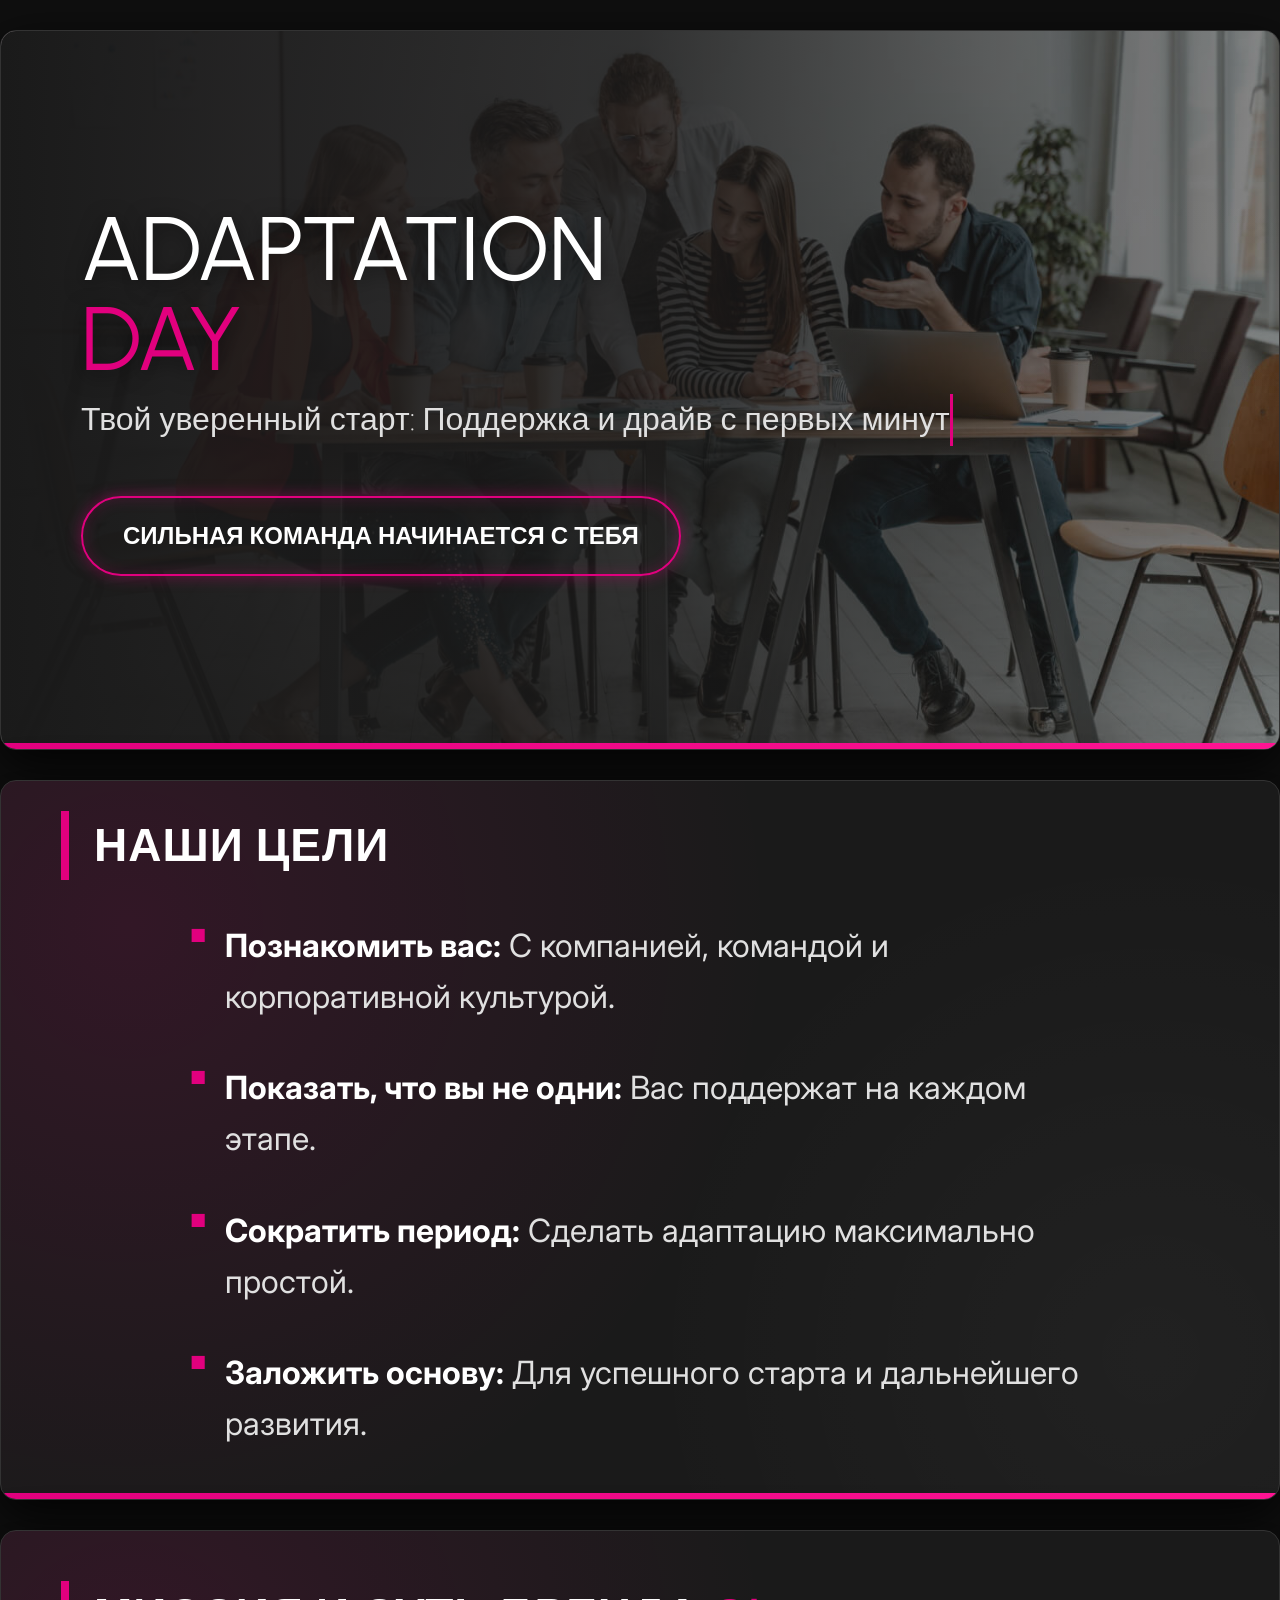
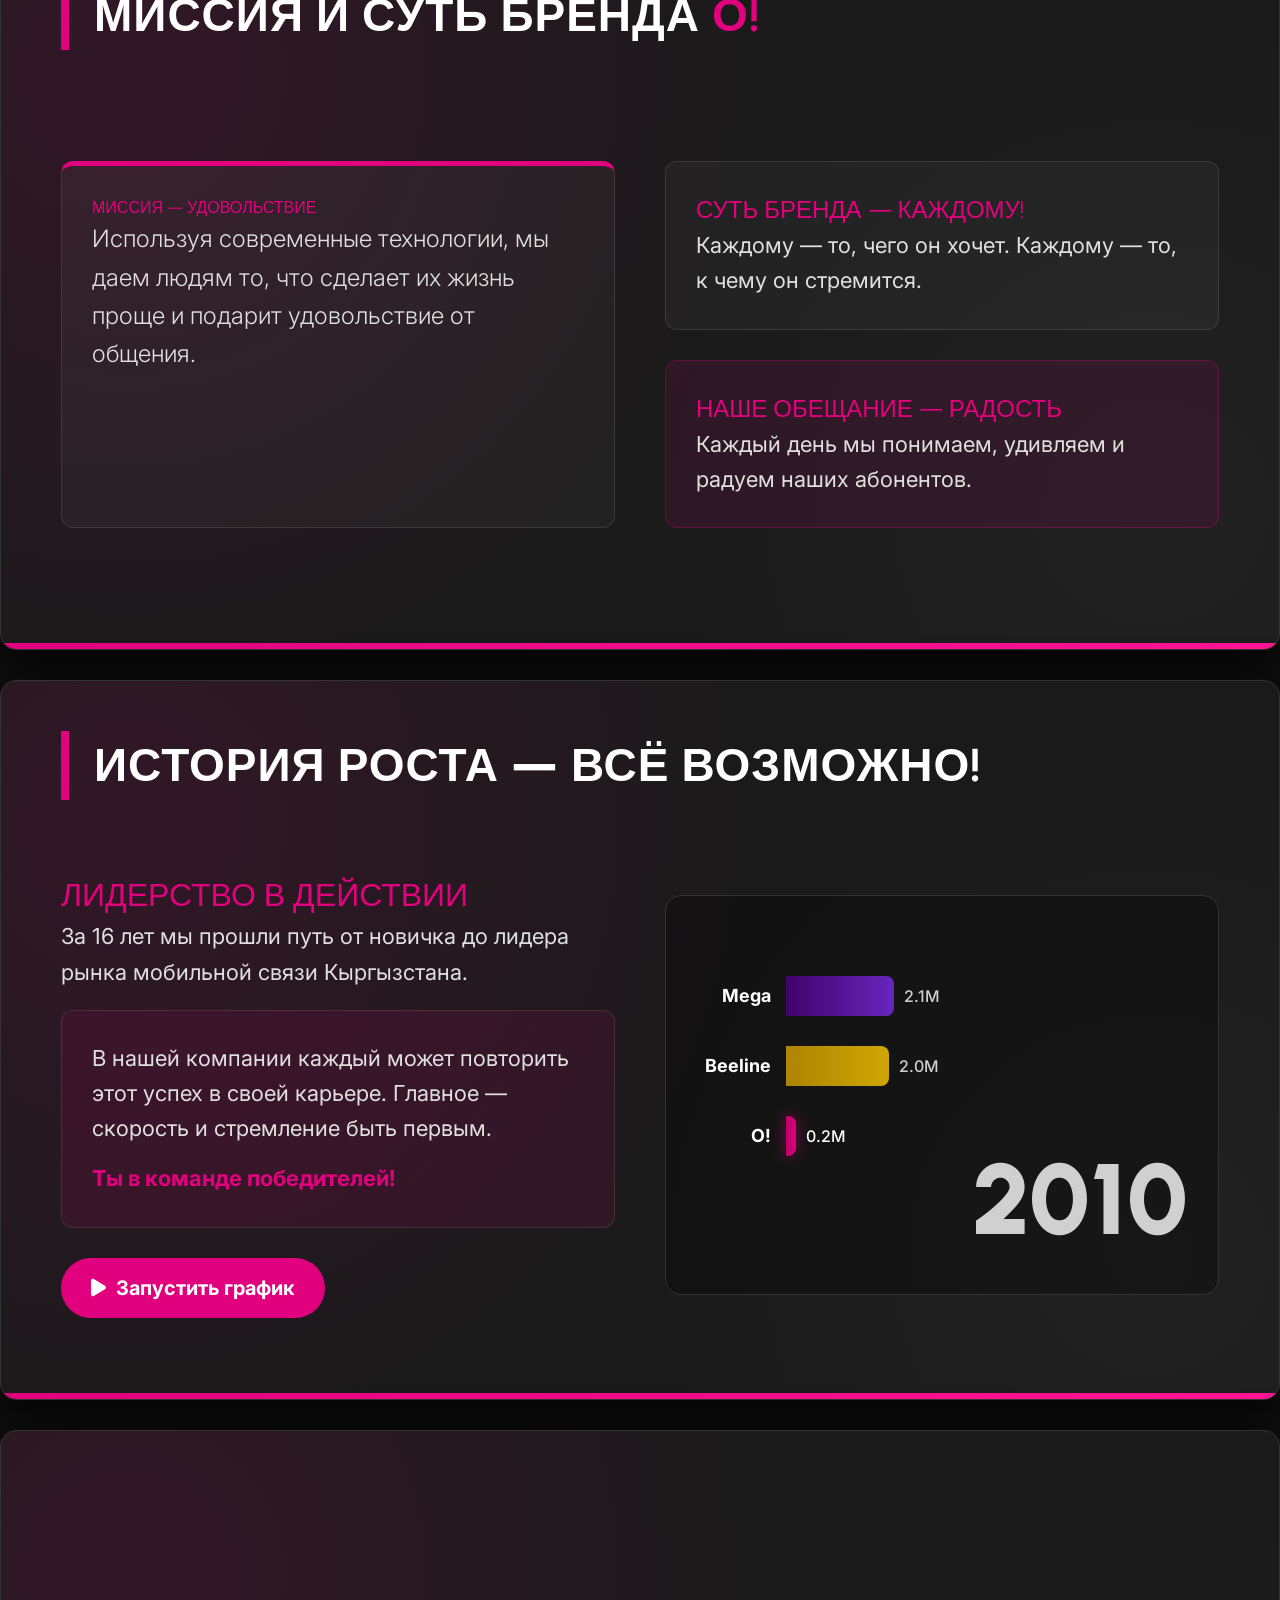
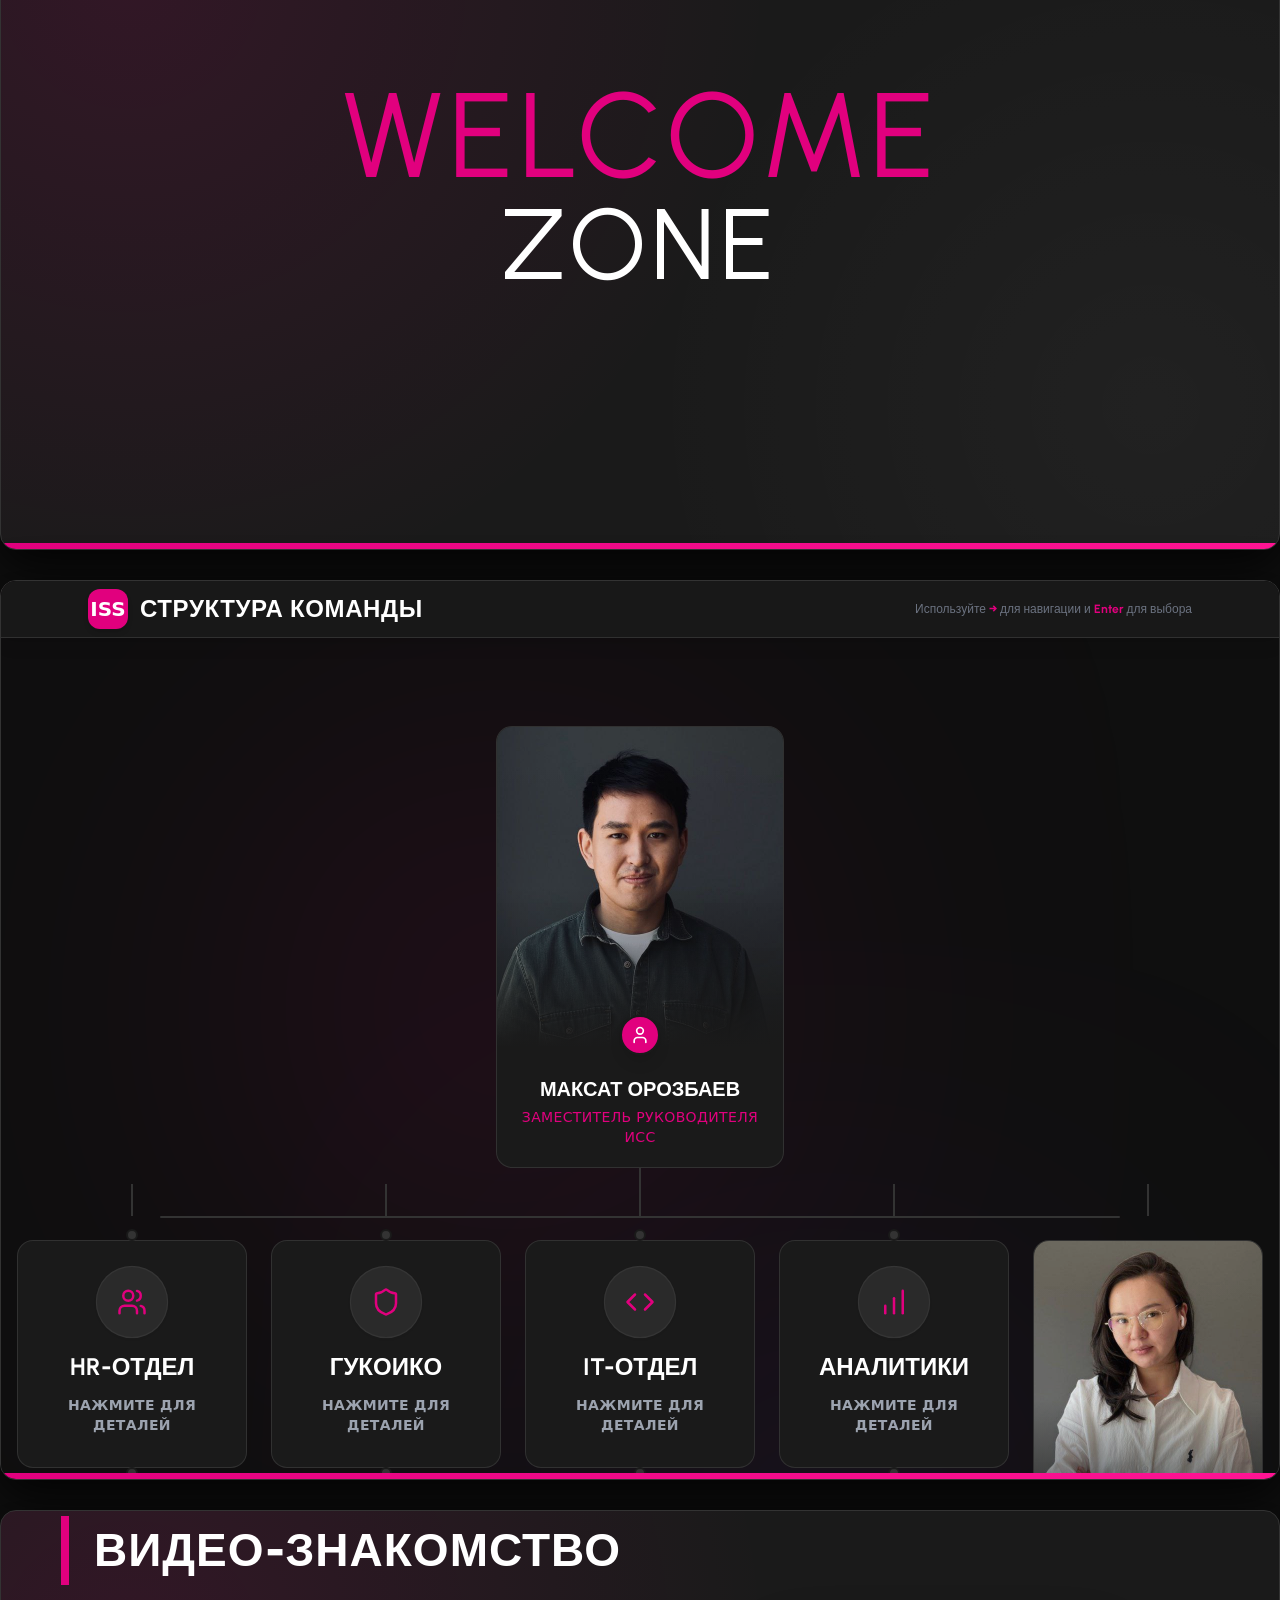
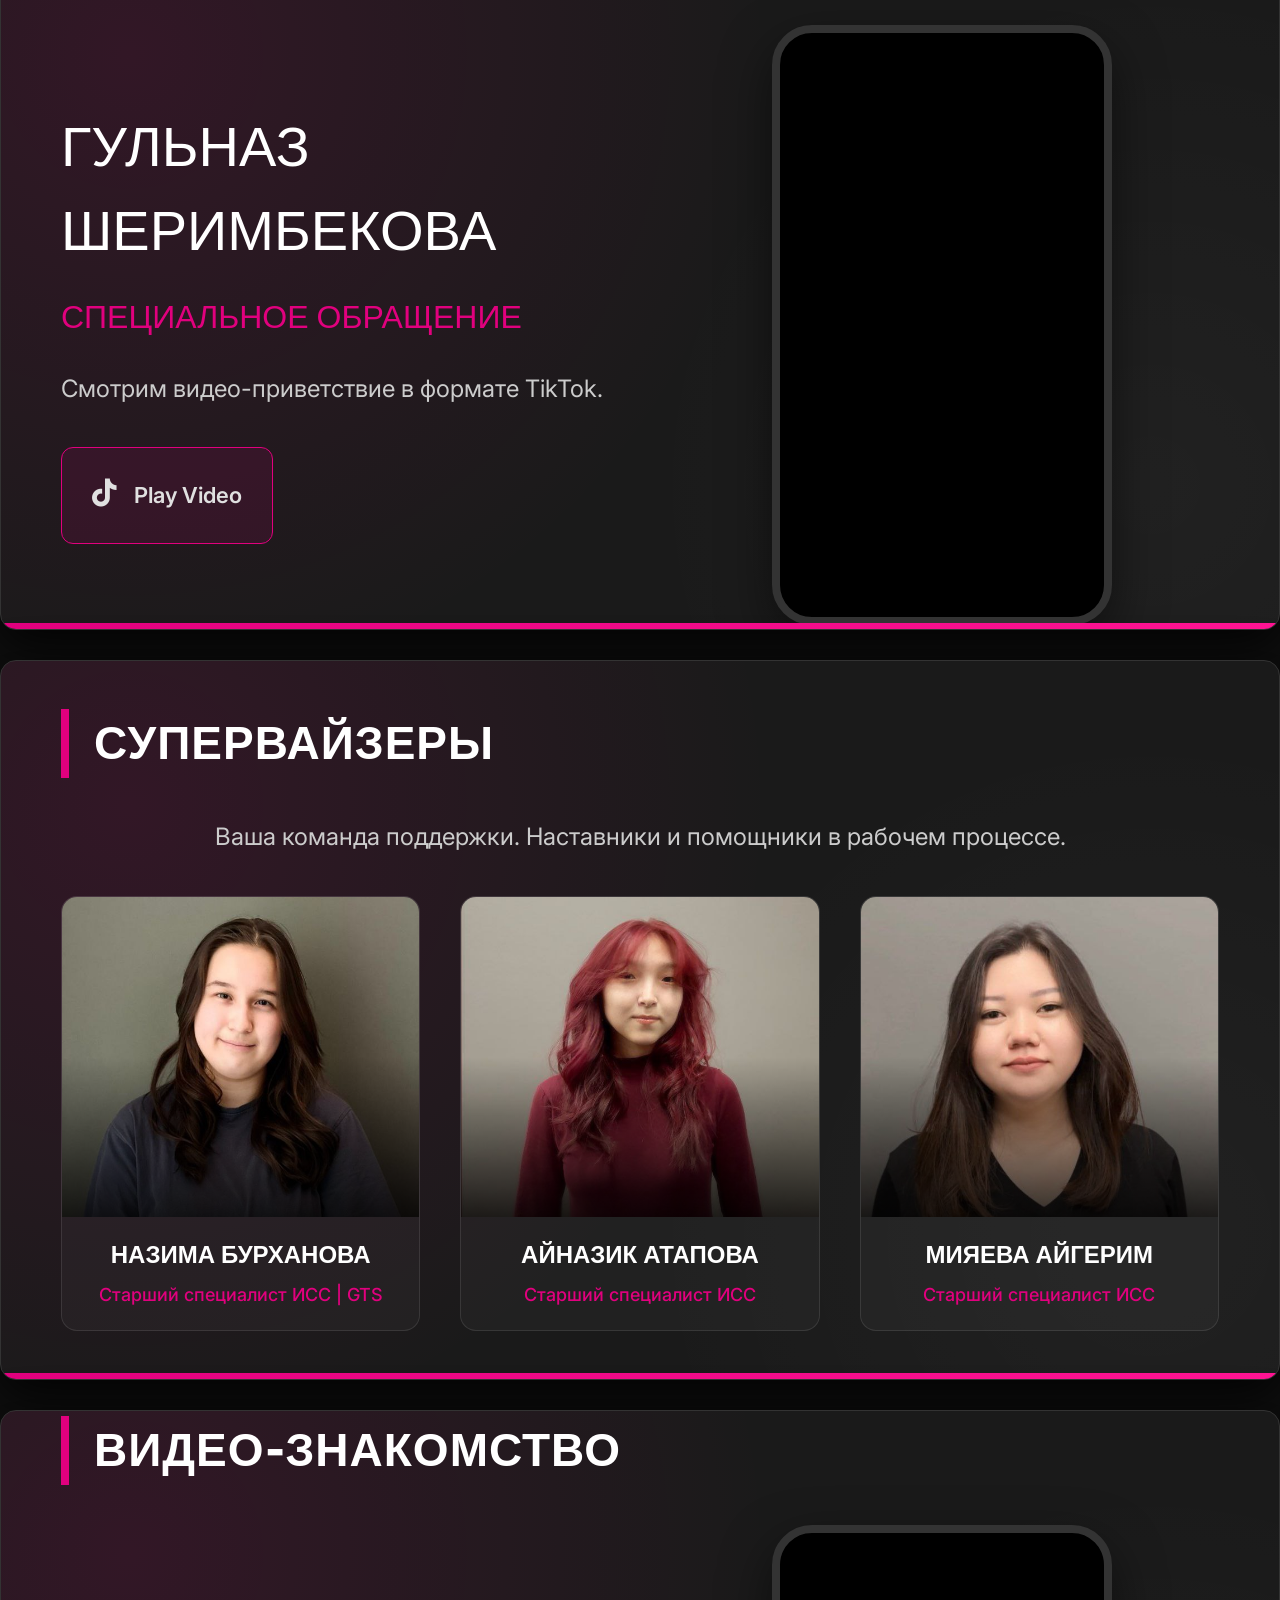
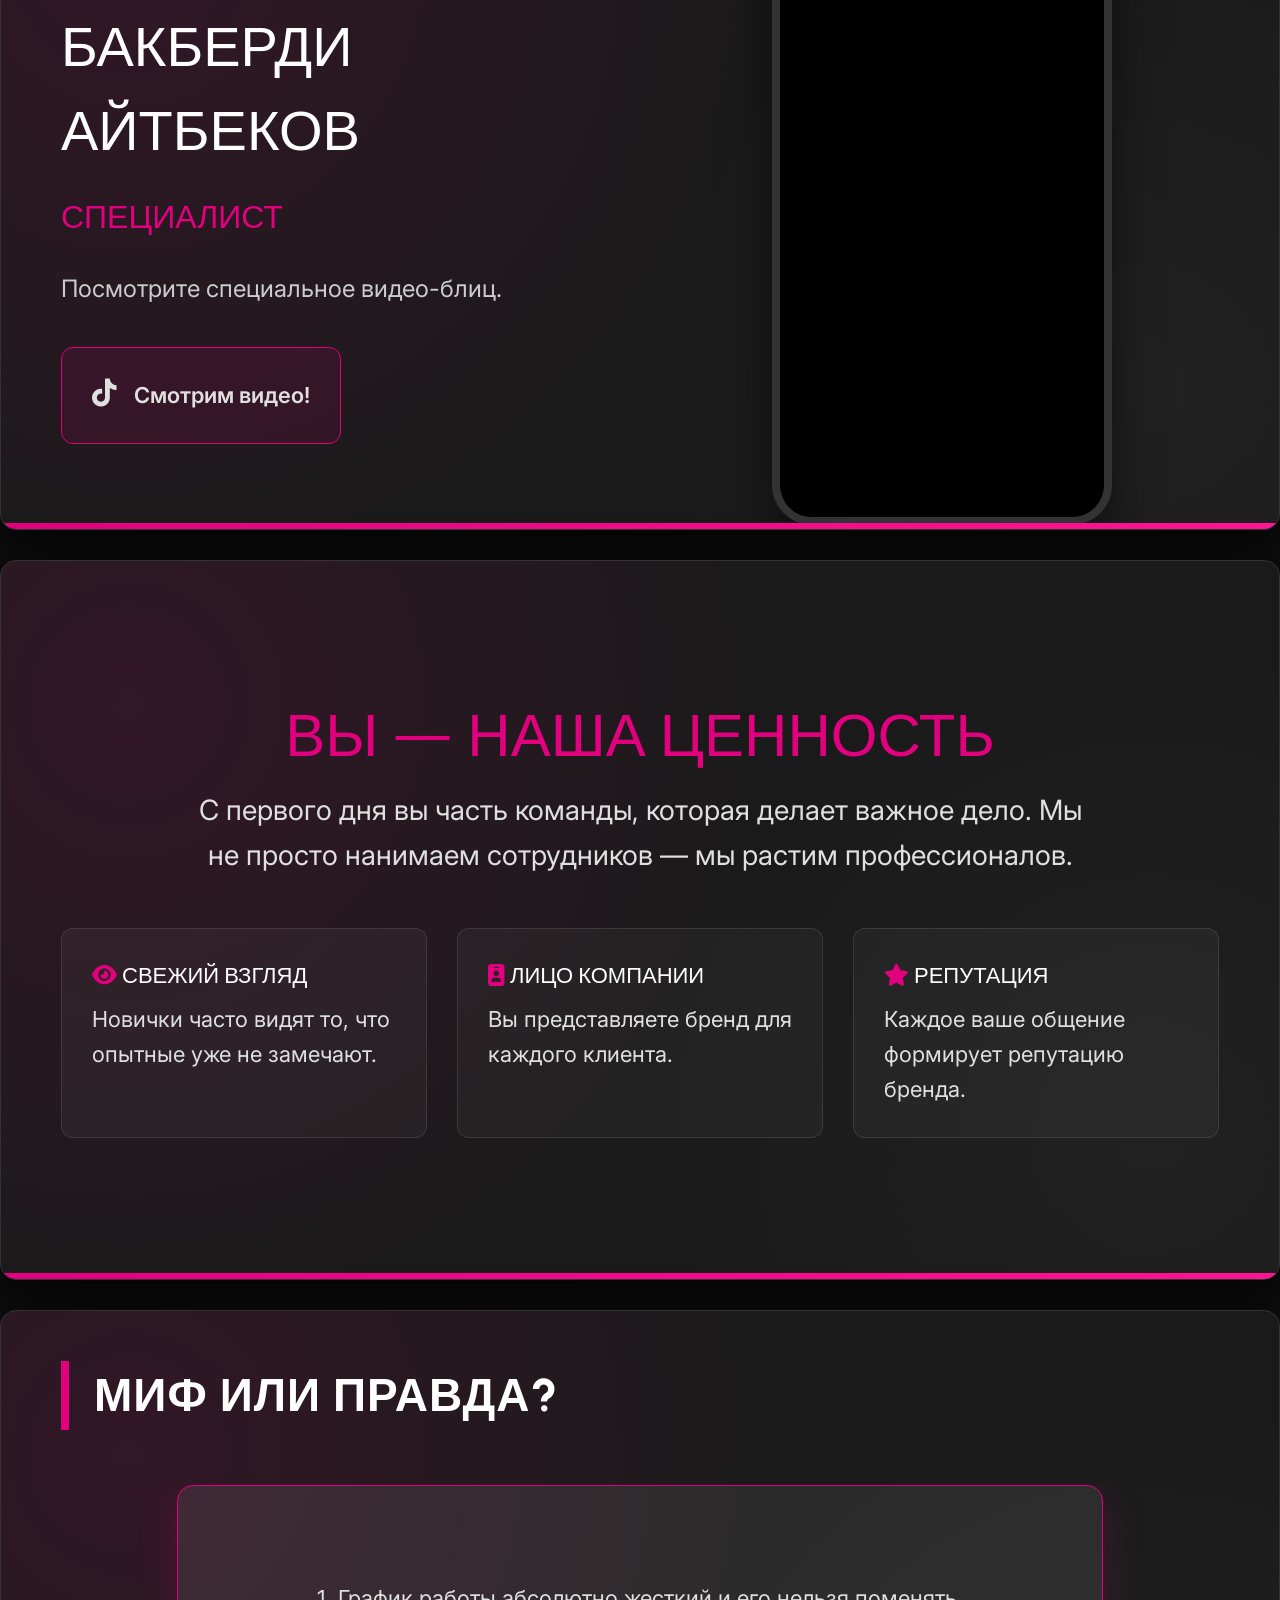
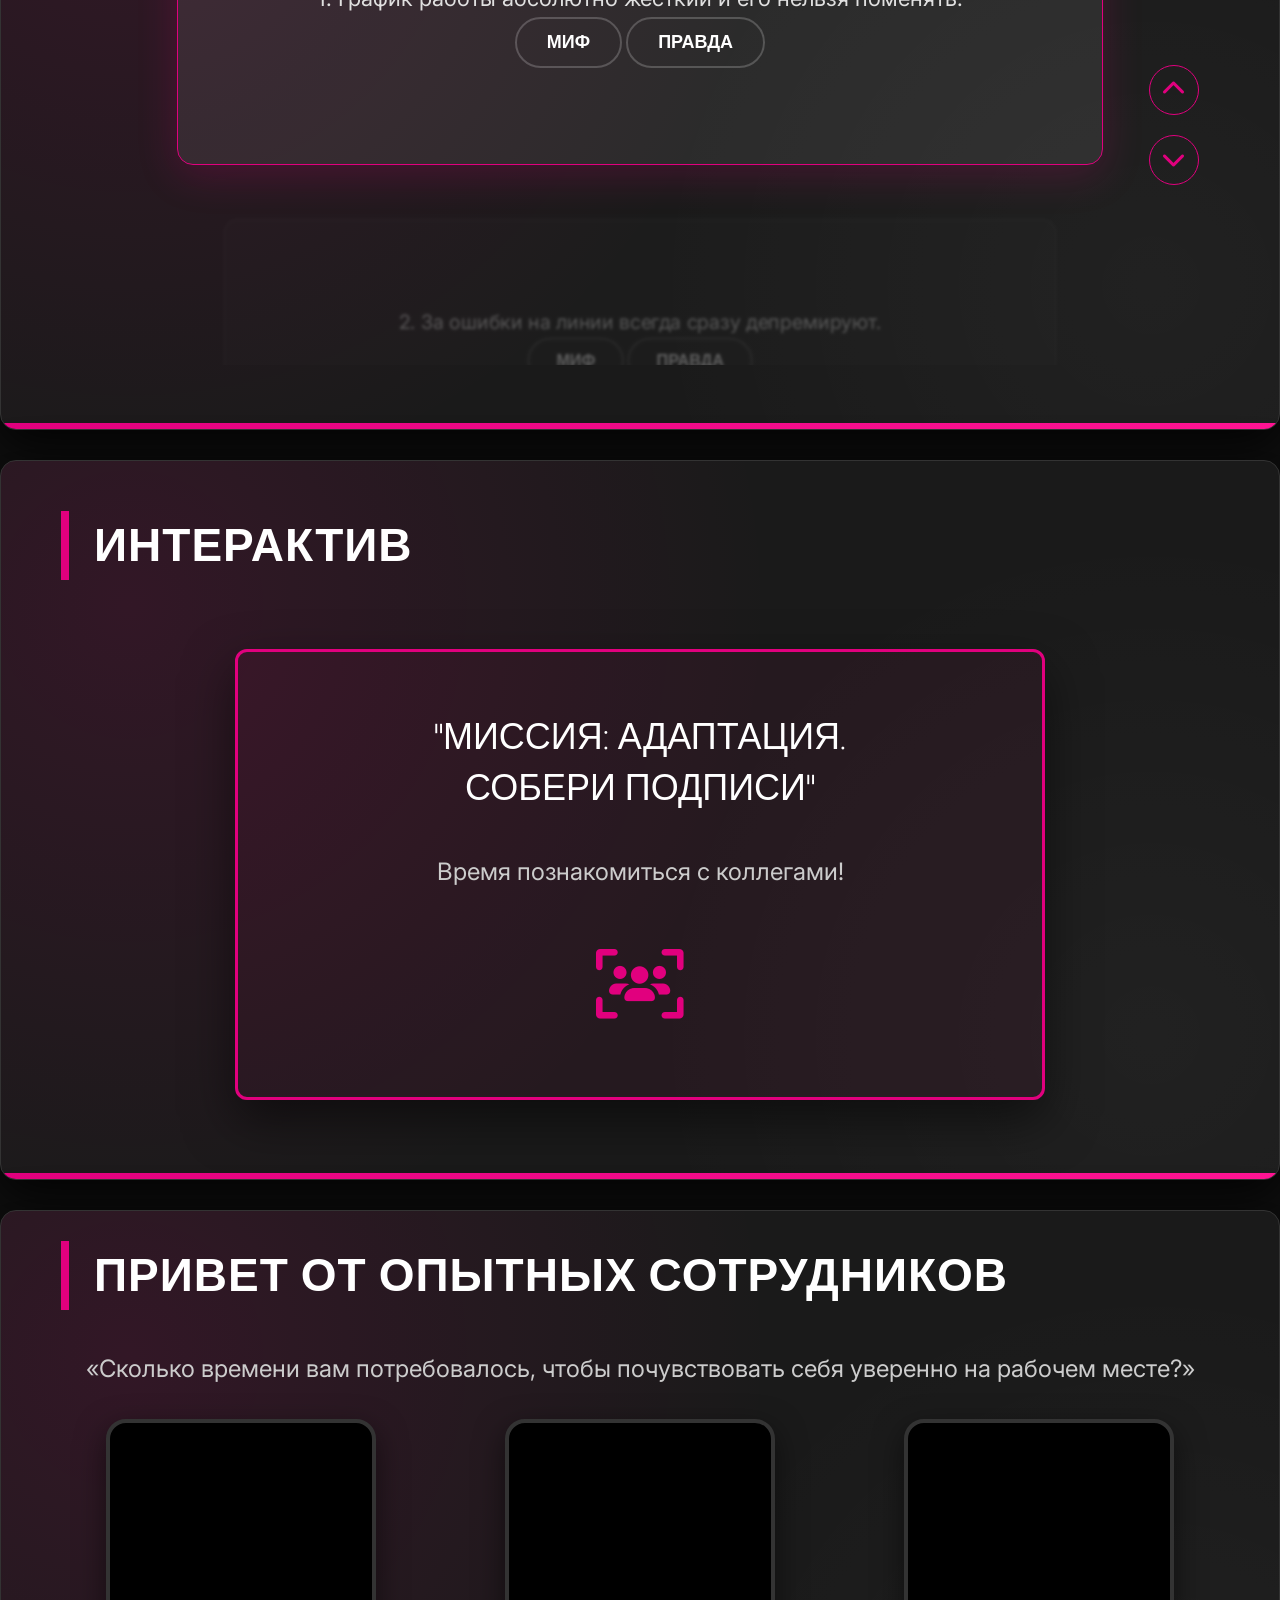
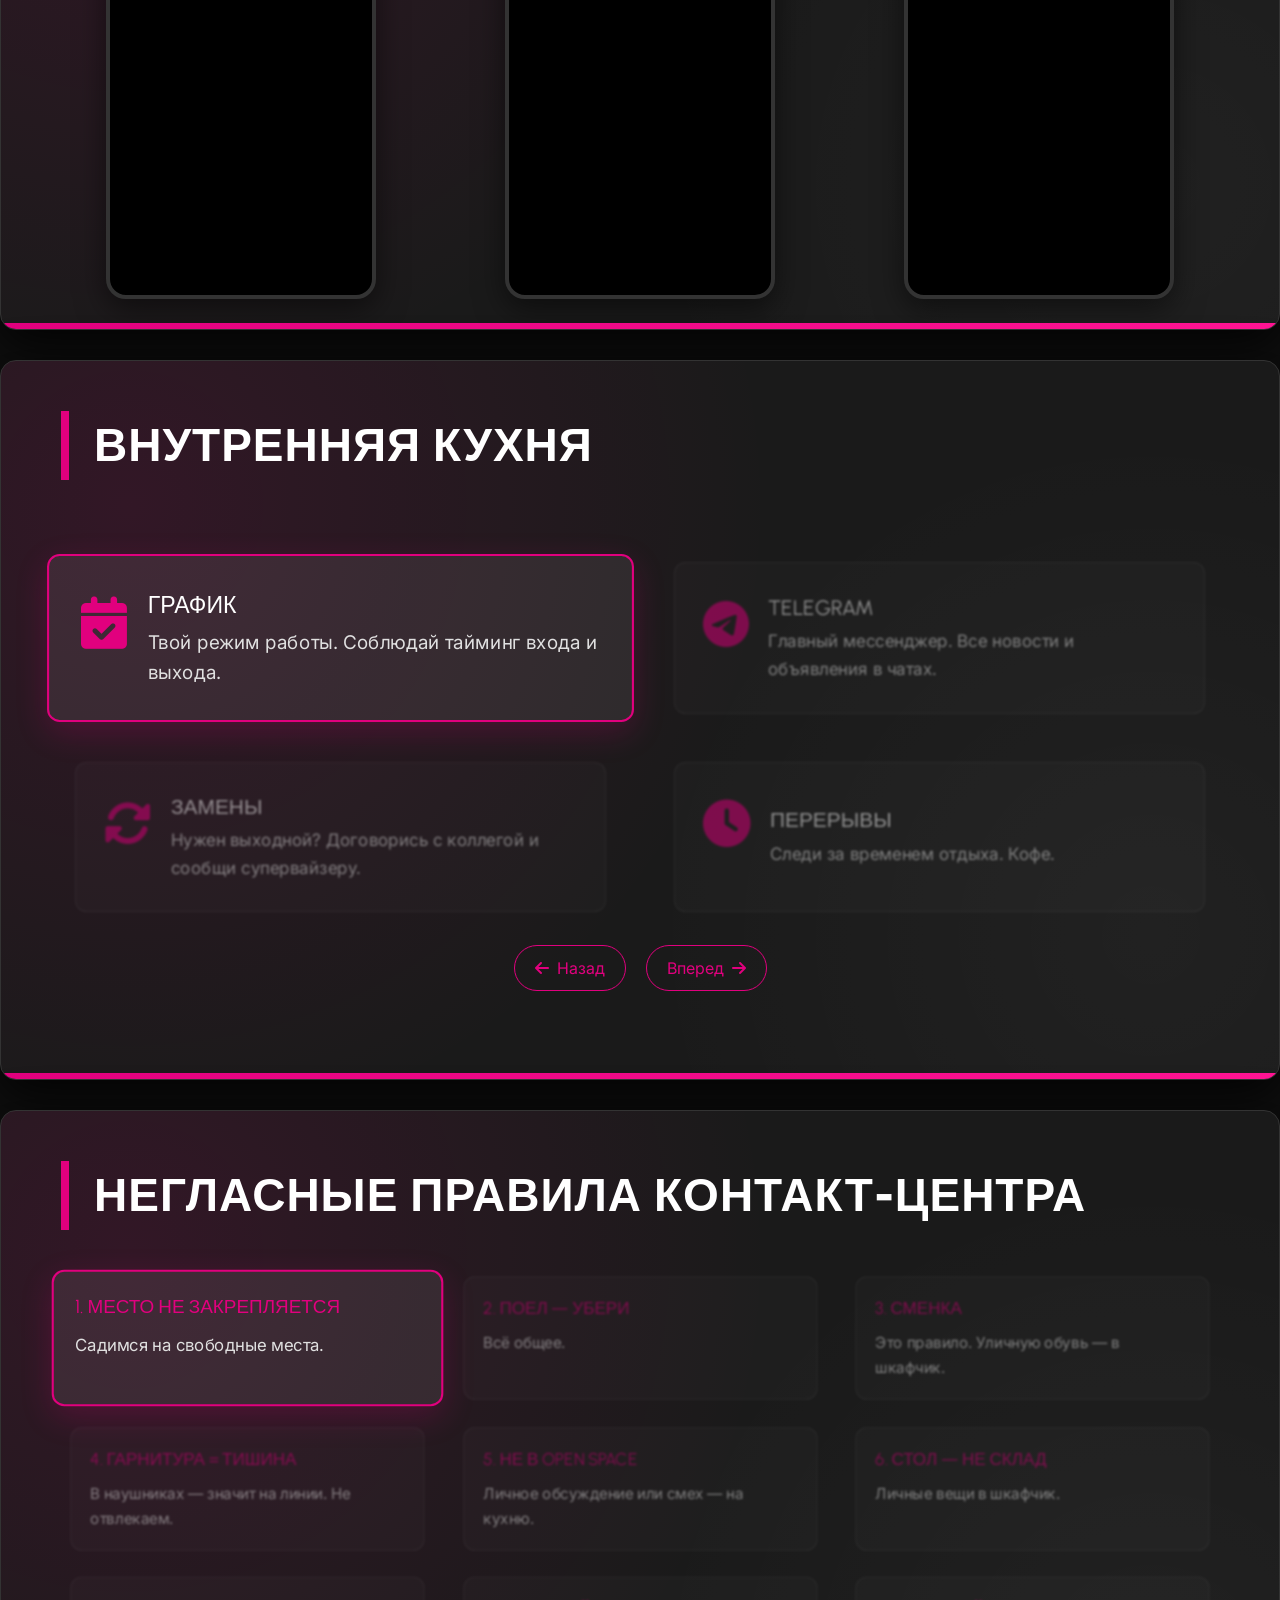
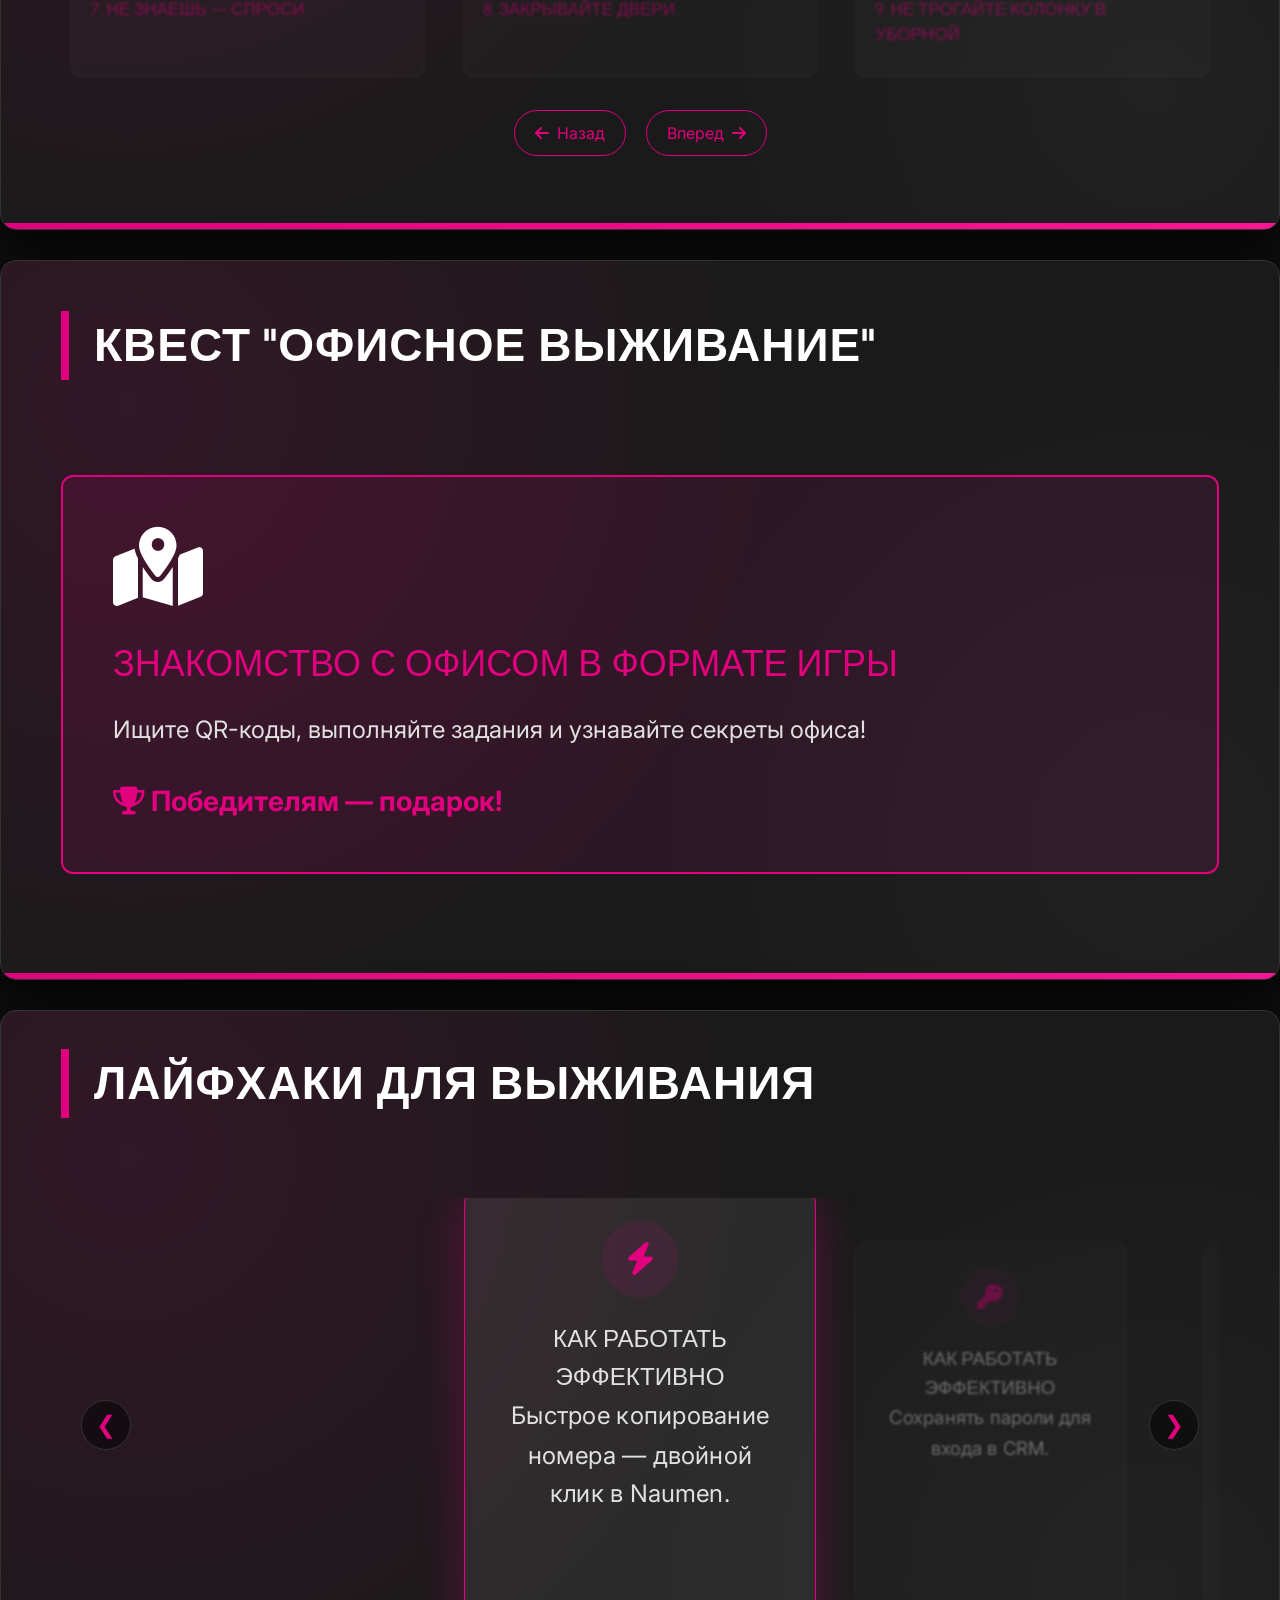
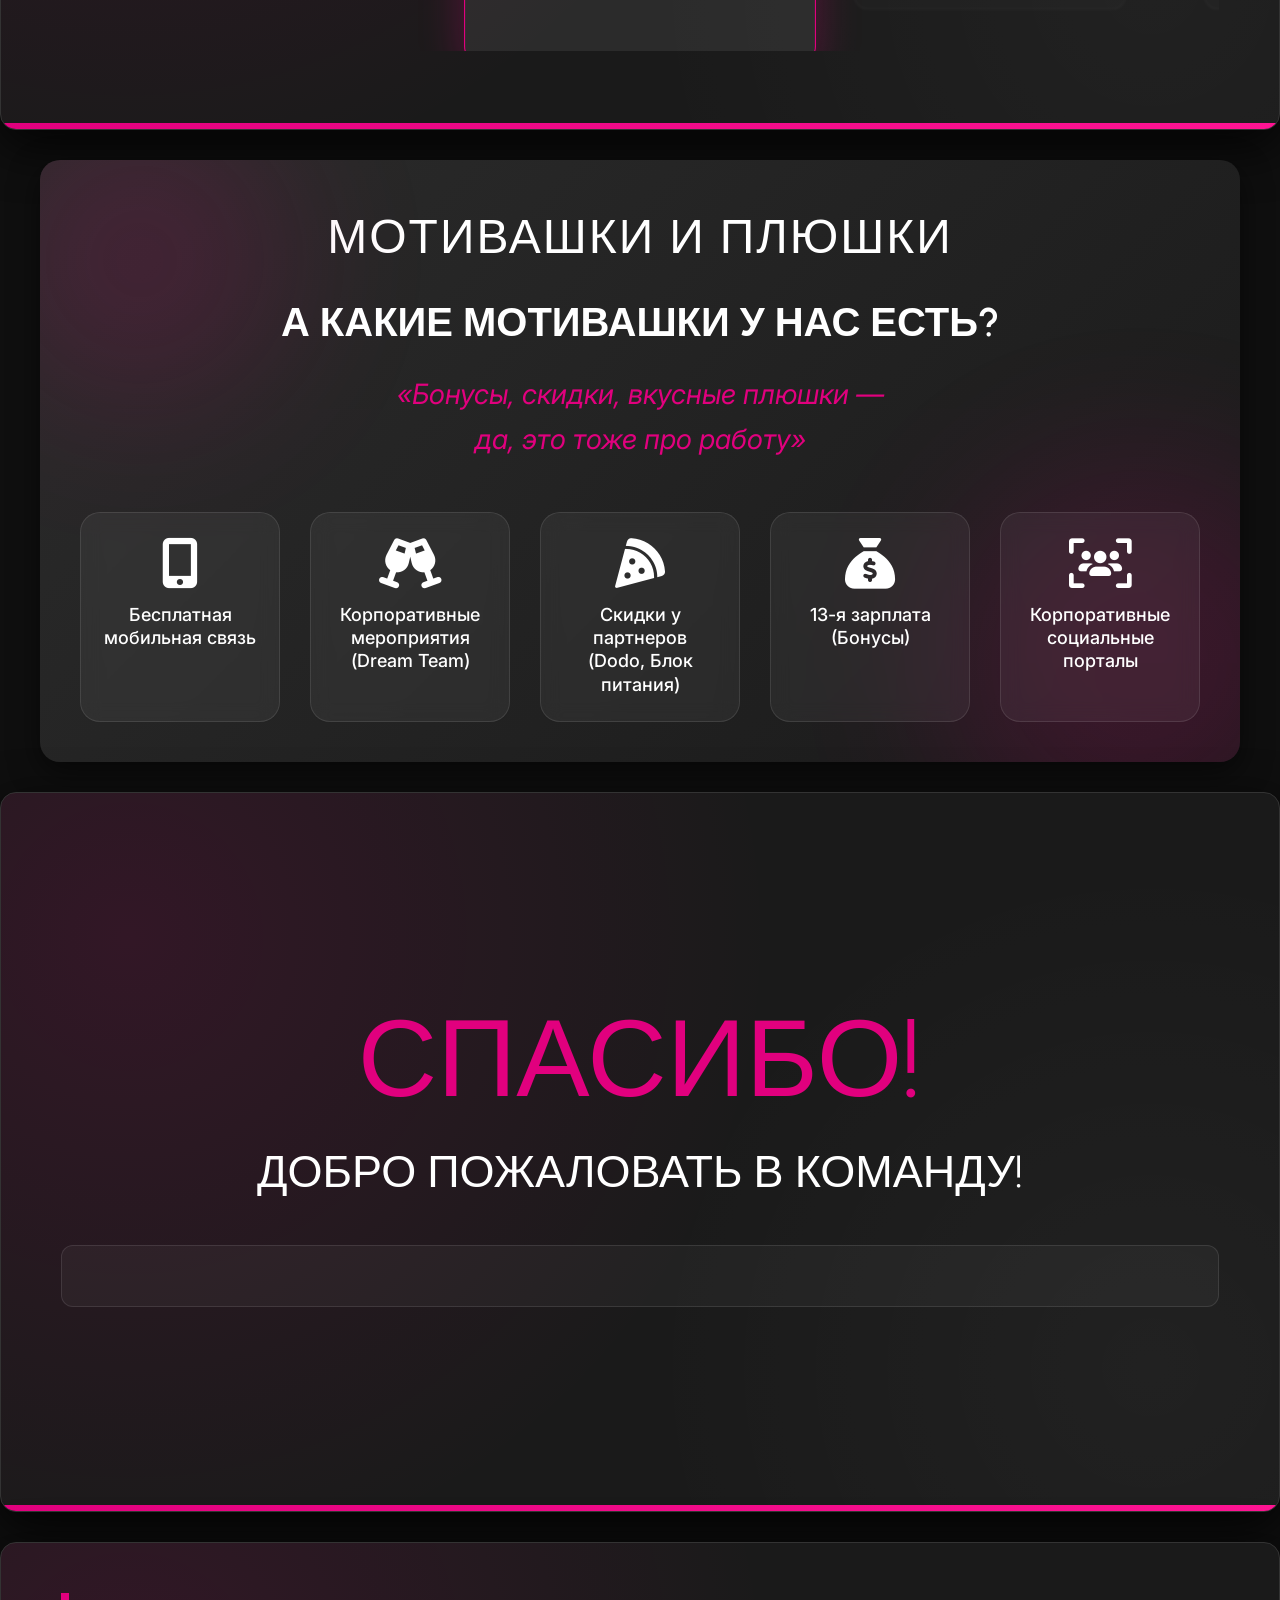
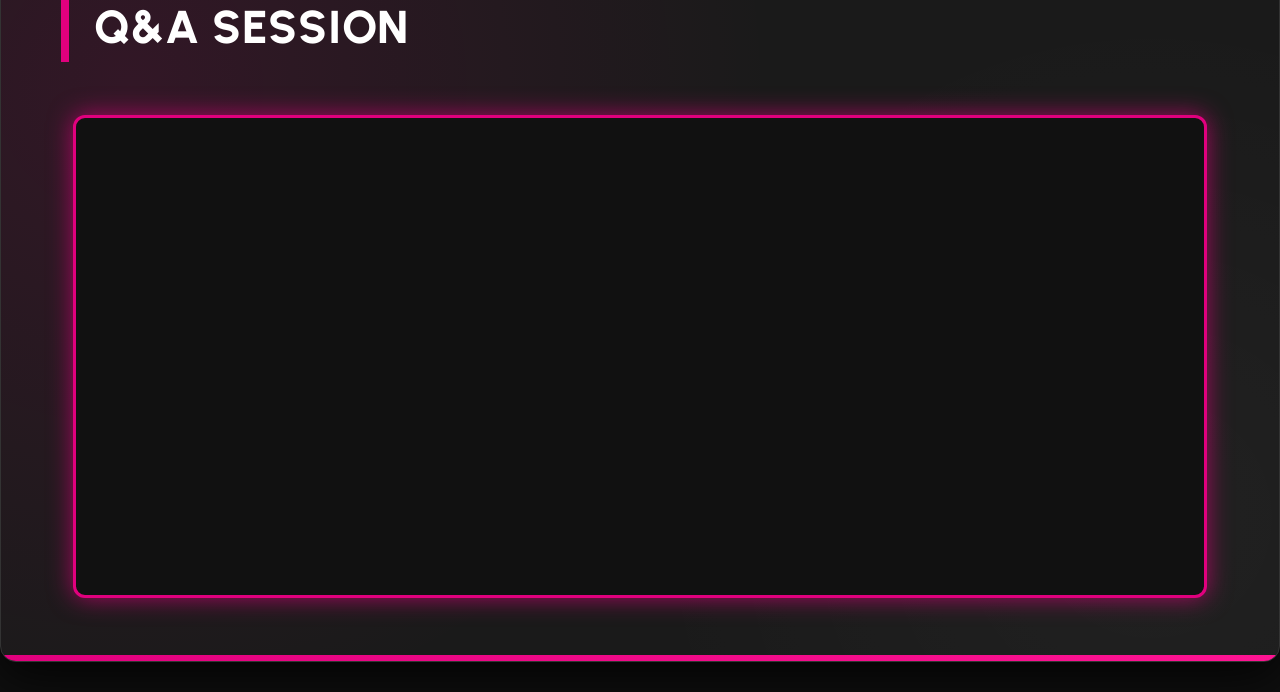
<file: index.html>
<!doctype html>
<html lang="ru">
  <head>
    <meta charset="UTF-8" />
    <meta name="viewport" content="width=device-width, initial-scale=1.0" />
    <title>Adaptation Day: Путь Героя</title>
    <link rel="preconnect" href="https://fonts.googleapis.com" />
    <link rel="preconnect" href="https://fonts.gstatic.com" crossorigin />
    <link
      href="https://fonts.googleapis.com/css2?family=Urbanist:wght@400;500;700;900&family=Inter:wght@300;400;600;700&display=swap"
      rel="stylesheet"
    />
    <link
      rel="stylesheet"
      href="https://cdnjs.cloudflare.com/ajax/libs/font-awesome/6.5.1/css/all.min.css"
    />
    <style>
      /* --- ОСНОВНЫЕ НАСТРОЙКИ --- */
      * {
        box-sizing: border-box;
      }
      body {
        background-color: #0f0f0f;
        display: grid;
        gap: 30px;
        grid-template-columns: 1fr;
        margin: 0;
        padding: 30px 0;
        place-items: center;
        color: #fff;
        font-family: "Inter", sans-serif;
      }

      /* --- КОНТЕЙНЕР СЛАЙДА --- */
      .slide-container {
        align-items: center;
        background-color: #1a1a1a;
        border-radius: 16px;
        box-shadow: 0 15px 50px rgba(0, 0, 0, 0.8);
        display: flex;
        flex-direction: column;
        height: 720px;
        justify-content: center;
        overflow: hidden;
        padding: 50px 60px;
        position: relative;
        width: 1280px;
        border: 1px solid #333;
      }

      /* --- ФОНОВЫЕ ЭФФЕКТЫ --- */
      .slide-container::before {
        content: "";
        position: absolute;
        top: 0;
        left: 0;
        width: 100%;
        height: 100%;
        background:
          radial-gradient(
            circle at 10% 20%,
            rgba(225, 0, 126, 0.12) 0%,
            transparent 50%
          ),
          radial-gradient(
            circle at 90% 80%,
            rgba(255, 255, 255, 0.03) 0%,
            transparent 40%
          );
        z-index: 0;
        pointer-events: none;
      }
      .slide-container::after {
        content: "";
        position: absolute;
        bottom: 0;
        left: 0;
        width: 100%;
        height: 6px;
        background: linear-gradient(
          90deg,
          #e1007e,
          #ff1493
        ); /* Фирменный цвет O! */
        z-index: 2;
      }
      .slide-container > * {
        position: relative;
        z-index: 1;
      }

      /* --- ТИПОГРАФИКА --- */
      h1,
      h2,
      h3,
      h4 {
        font-family: "Urbanist", sans-serif;
        margin: 0;
        text-transform: uppercase;
      }
      h1 {
        font-size: 72px;
        line-height: 1.1;
        font-weight: 900;
        margin-bottom: 20px;
      }
      .slide-title {
        font-size: 46px;
        font-weight: 800;
        margin-bottom: 40px;
        width: 100%;
        text-align: left;
        border-left: 8px solid #e1007e;
        padding-left: 25px;
        letter-spacing: 1px;
      }
      h3 {
        font-size: 28px;
        font-weight: 700;
        color: #e1007e;
        margin-bottom: 15px;
      }
      p,
      li {
        color: #e0e0e0;
        font-size: 22px;
        line-height: 1.6;
        font-weight: 400;
      }
      strong {
        color: #fff;
        font-weight: 700;
      }

      .accent {
        color: #e1007e;
      }
      .content-area {
        display: flex;
        flex-direction: column;
        flex-grow: 1;
        justify-content: center;
        width: 100%;
      }

      /* --- ЛАЙАУТЫ --- */
      .two-column {
        display: grid;
        grid-template-columns: 1fr 1fr;
        gap: 50px;
        width: 100%;
        align-items: center;
      }

      /* Сетка карточек */
      .grid-cards {
        display: grid;
        grid-template-columns: repeat(auto-fit, minmax(250px, 1fr));
        gap: 30px;
        width: 100%;
      }
      .card {
        background: rgba(255, 255, 255, 0.04);
        border: 1px solid rgba(255, 255, 255, 0.1);
        padding: 30px;
        border-radius: 12px;
        text-align: left;
      }
      .card .icon {
        font-size: 40px;
        color: #e1007e;
        margin-bottom: 20px;
      }
      .card h4 {
        font-size: 22px;
        margin-bottom: 10px;
        color: #fff;
      }

      /* Карточки для людей (фото + инфо) */
      .person-card {
        display: flex;
        flex-direction: column;
        align-items: center;
        text-align: center;
        background: rgba(255, 255, 255, 0.03);
        border: 1px solid rgba(255, 255, 255, 0.1);
        border-radius: 16px;
        overflow: hidden;
        padding-bottom: 20px;
        height: 100%;
        transition: transform 0.3s ease;
      }
      .person-card:hover {
        transform: translateY(-5px);
        border-color: #e1007e;
      }
      .person-card .photo-area {
        width: 100%;
        height: 320px;
        background-color: #2a2a2a;
        display: flex;
        align-items: center;
        justify-content: center;
        overflow: hidden;
        margin-bottom: 20px;
        position: relative;
      }
      .person-card .photo-area::after {
        content: "";
        position: absolute;
        bottom: 0;
        left: 0;
        width: 100%;
        height: 50%;
        background: linear-gradient(to top, rgba(0, 0, 0, 0.8), transparent);
      }
      .person-card .photo-area img {
        width: 100%;
        height: 100%;
        object-fit: cover;
      }
      .person-card .info-area {
        padding: 0 20px;
        z-index: 2;
      }
      .person-card h4 {
        color: #fff;
        font-size: 24px;
        margin-bottom: 8px;
        font-weight: 700;
      }
      .person-card p {
        color: #e1007e;
        font-size: 18px;
        font-weight: 500;
        margin: 0;
      }

      /* Списки */
      ul.custom-list {
        list-style: none;
        padding: 0;
        margin: 0;
      }
      ul.custom-list li {
        position: relative;
        padding-left: 35px;
        margin-bottom: 20px;
        font-size: 24px;
      }
      ul.custom-list li::before {
        content: "■";
        color: #e1007e;
        position: absolute;
        left: 0;
        top: 2px;
        font-size: 18px;
      }

      /* Изображения / Плейсхолдеры */
      .img-wrapper {
        border-radius: 12px;
        overflow: hidden;
        border: 1px solid rgba(255, 255, 255, 0.1);
        background: #222;
        display: flex;
        align-items: center;
        justify-content: center;
        height: 400px;
        color: #666;
        font-size: 20px;
        text-align: center;
        flex-direction: column;
      }
      .img-wrapper img {
        width: 100%;
        height: 100%;
        object-fit: cover;
      }

      /* --- СТИЛИ ДЛЯ ГРАФИКА (Слайд 4) --- */
      .chart-container {
        position: relative;
        width: 100%;
        height: 400px;
        background: rgba(0, 0, 0, 0.3);
        border-radius: 16px;
        padding: 20px;
        border: 1px solid #333;
        overflow: hidden;
      }
      .year-display {
        position: absolute;
        bottom: 20px;
        right: 30px;
        font-size: 100px;
        font-weight: 900;
        color: #ffffff;
        font-family: "Urbanist", sans-serif;
        z-index: 0;
        opacity: 0.8;
      }
      .chart-bars {
        position: relative;
        width: 100%;
        height: 100%;
        z-index: 1;
      }
      .racing-bar-row {
        position: absolute;
        left: 0;
        width: 100%;
        height: 60px;
        transition: top 2s ease-in-out;
        display: flex;
        align-items: center;
      }
      .racing-bar-label {
        width: 100px;
        text-align: right;
        padding-right: 15px;
        font-weight: 700;
        font-size: 18px;
        color: #fff;
        flex-shrink: 0;
      }
      .racing-bar-track {
        flex-grow: 1;
        height: 100%;
        display: flex;
        align-items: center;
      }
      .racing-bar {
        height: 40px;
        border-radius: 0 8px 8px 0;
        transition: width 2s linear;
        display: flex;
        align-items: center;
        padding-right: 10px;
        position: relative;
      }
      .racing-bar-value {
        position: absolute;
        right: -70px;
        color: #fff;
        font-size: 16px;
        font-weight: 500;
        width: 60px;
      }
      .btn-replay {
        margin-top: 30px;
        padding: 15px 30px;
        background: #e1007e;
        border: none;
        color: #fff;
        border-radius: 30px;
        cursor: pointer;
        font-size: 20px;
        font-weight: bold;
        transition: all 0.3s;
        display: inline-flex;
        align-items: center;
        gap: 10px;
      }
      .btn-replay:hover {
        background: #ff1493;
        transform: translateY(-2px);
        box-shadow: 0 10px 20px rgba(225, 0, 126, 0.3);
      }
      .color-o {
        background: linear-gradient(90deg, #b90066, #e1007e);
        box-shadow: 0 0 15px rgba(225, 0, 126, 0.5);
      }
      .color-beeline {
        background: linear-gradient(90deg, #d4a000, #ffcc00);
        color: #000;
        opacity: 0.8;
      }
      .color-mega {
        background: linear-gradient(90deg, #4b0082, #7d2ae8);
        opacity: 0.8;
      }

      /* --- СТИЛИ ДЛЯ КАРУСЕЛИ (Слайд 21) --- */
      .carousel-wrapper {
        width: 100%;
        position: relative;
        display: flex;
        align-items: center;
        justify-content: center;
        overflow: hidden;
        padding: 40px 0;
      }
      .carousel-track-container {
        width: 100%;
        max-width: 100%;
        overflow: hidden;
        position: relative;
        padding: 10px 0;
      }
      .carousel-track {
        display: flex;
        transition: transform 0.5s ease-in-out;
        gap: 30px;
        padding: 0;
        margin: 0;
        list-style: none;
        padding-left: calc(50% - 160px);
        padding-right: calc(50% - 160px);
      }
      .carousel-card {
        min-width: 320px;
        width: 320px;
        background: rgba(255, 255, 255, 0.04);
        border: 1px solid rgba(255, 255, 255, 0.1);
        border-radius: 16px;
        padding: 30px;
        display: flex;
        flex-direction: column;
        align-items: center;
        text-align: center;
        flex-shrink: 0;
        opacity: 0.4;
        transform: scale(0.85);
        transition: all 0.4s cubic-bezier(0.25, 0.8, 0.25, 1);
        filter: blur(1px);
      }
      .carousel-card.active {
        opacity: 1;
        transform: scale(1.1);
        border-color: #e1007e;
        box-shadow: 0 10px 40px rgba(225, 0, 126, 0.3);
        filter: blur(0);
        z-index: 2;
        background: rgba(255, 255, 255, 0.08);
      }
      .carousel-card .icon-box {
        width: 70px;
        height: 70px;
        background: rgba(225, 0, 126, 0.1);
        border-radius: 50%;
        display: flex;
        align-items: center;
        justify-content: center;
        margin-bottom: 20px;
        color: #e1007e;
        font-size: 30px;
      }
      .carousel-btn {
        background: rgba(0, 0, 0, 0.5);
        border: 1px solid #333;
        border-radius: 50%;
        width: 50px;
        height: 50px;
        color: #e1007e;
        font-size: 24px;
        cursor: pointer;
        z-index: 10;
        transition: all 0.3s;
        position: absolute;
        top: 50%;
        transform: translateY(-50%);
      }
      .carousel-btn:hover {
        background: #e1007e;
        color: #fff;
        border-color: #e1007e;
      }
      .carousel-btn.prev {
        left: 20px;
      }
      .carousel-btn.next {
        right: 20px;
      }

      /* --- СТИЛИ ДЛЯ ИНТЕРАКТИВНЫХ СЕТОК (Слайды 18, 19) --- */
      .interactive-card {
        transition: all 0.3s ease;
        opacity: 0.5;
        transform: scale(0.95);
        border: 1px solid rgba(255, 255, 255, 0.1);
        filter: blur(1px);
      }
      .interactive-card.active {
        opacity: 1;
        transform: scale(1.05);
        border: 2px solid #e1007e;
        background: rgba(255, 255, 255, 0.08);
        box-shadow: 0 10px 30px rgba(225, 0, 126, 0.2);
        filter: blur(0);
        z-index: 10;
      }
      .nav-controls {
        display: flex;
        justify-content: center;
        gap: 20px;
        margin-top: 30px;
        width: 100%;
      }
      .nav-btn-flat {
        background: transparent;
        border: 1px solid #e1007e;
        color: #e1007e;
        padding: 10px 20px;
        border-radius: 25px;
        cursor: pointer;
        font-size: 16px;
        transition: all 0.3s;
        display: flex;
        align-items: center;
        gap: 8px;
      }
      .nav-btn-flat:hover {
        background: #e1007e;
        color: #fff;
      }

      /* --- СТИЛИ ДЛЯ ВИКТОРИНЫ (Слайд 15) --- */
      .quiz-wrapper {
        width: 100%;
        height: 480px;
        position: relative;
        overflow: hidden;
        display: flex;
        justify-content: center;
      }
      .quiz-track-container {
        width: 80%;
        height: 100%;
        position: relative;
      }
      .quiz-track {
        display: flex;
        flex-direction: column;
        align-items: center;
        gap: 40px;
        transition: transform 0.5s cubic-bezier(0.25, 0.8, 0.25, 1);
      }
      .quiz-card {
        width: 100%;
        background: rgba(255, 255, 255, 0.04);
        border: 1px solid rgba(255, 255, 255, 0.1);
        border-radius: 16px;
        padding: 30px;
        text-align: center;
        opacity: 0.3;
        transform: scale(0.9);
        filter: blur(2px);
        transition: all 0.5s ease;
        height: 280px;
        display: flex;
        flex-direction: column;
        justify-content: center;
      }
      .quiz-card.active {
        opacity: 1;
        transform: scale(1);
        filter: blur(0);
        border-color: #e1007e;
        background: rgba(255, 255, 255, 0.08);
        box-shadow: 0 10px 40px rgba(225, 0, 126, 0.2);
      }
      .quiz-btn {
        padding: 10px 30px;
        border: 2px solid rgba(255, 255, 255, 0.2);
        background: transparent;
        color: #fff;
        font-size: 18px;
        border-radius: 30px;
        cursor: pointer;
        transition: all 0.3s;
        font-family: "Urbanist", sans-serif;
        font-weight: 700;
      }
      .quiz-btn:hover:not(:disabled) {
        border-color: #e1007e;
        background: rgba(225, 0, 126, 0.1);
      }
      .quiz-btn.correct {
        background: #10b981;
        border-color: #10b981;
      }
      .quiz-btn.wrong {
        background: #ef4444;
        border-color: #ef4444;
      }
      .quiz-feedback {
        font-size: 18px;
        color: #ccc;
        height: 0;
        overflow: hidden;
        opacity: 0;
        transition: all 0.5s;
      }
      .quiz-card.answered .quiz-feedback {
        height: auto;
        opacity: 1;
        margin-top: 10px;
      }
      .quiz-controls {
        position: absolute;
        right: 20px;
        top: 50%;
        transform: translateY(-50%);
        display: flex;
        flex-direction: column;
        gap: 20px;
      }
      .quiz-nav-btn {
        width: 50px;
        height: 50px;
        border-radius: 50%;
        border: 1px solid #e1007e;
        background: transparent;
        color: #e1007e;
        font-size: 24px;
        cursor: pointer;
        transition: all 0.3s;
      }
      .quiz-nav-btn:hover {
        background: #e1007e;
        color: #fff;
      }

      /* СТИЛИ ДЛЯ ИКОНОК НА СЛАЙДЕ 22 */
      .hover-accent {
        transition: all 0.3s ease;
        cursor: pointer;
        color: #fff !important;
      }
      .hover-accent:hover {
        color: #e1007e !important;
        transform: scale(1.2);
        text-shadow: 0 0 15px rgba(225, 0, 126, 0.6);
      }

      /* АНИМАЦИЯ ПЕРВОГО СЛАЙДА */
      .typewriter-container {
        margin-bottom: 50px;
        text-align: left;
        width: fit-content;
      }
      .typewriter-text {
        font-family: "Urbanist", sans-serif;
        font-size: 32px;
        color: #e0e0e0;
        font-weight: 300;
        overflow: hidden;
        border-right: 3px solid #e1007e;
        white-space: nowrap;
        margin: 0;
        width: 0;
        animation:
          typing 3.5s steps(40, end) forwards,
          blink-caret 0.75s step-end infinite;
      }
      @keyframes typing {
        from {
          width: 0;
        }
        to {
          width: 100%;
        }
      }
      @keyframes blink-caret {
        from,
        to {
          border-color: transparent;
        }
        50% {
          border-color: #e1007e;
        }
      }
      .glowing-btn {
        background: transparent;
        color: #fff;
        font-family: "Urbanist", sans-serif;
        font-size: 24px;
        font-weight: 700;
        text-transform: uppercase;
        padding: 20px 40px;
        border: 2px solid #e1007e;
        border-radius: 50px;
        cursor: pointer;
        position: relative;
        overflow: hidden;
        transition: all 0.3s ease;
        box-shadow:
          0 0 15px rgba(225, 0, 126, 0.4),
          inset 0 0 15px rgba(225, 0, 126, 0.2);
        animation: pulse-glow 2s infinite;
      }
      .glowing-btn:hover {
        background: #e1007e;
        color: #fff;
        box-shadow: 0 0 30px rgba(225, 0, 126, 0.8);
        transform: scale(1.05);
      }
      @keyframes pulse-glow {
        0% {
          box-shadow: 0 0 15px rgba(225, 0, 126, 0.4);
        }
        50% {
          box-shadow: 0 0 25px rgba(225, 0, 126, 0.7);
        }
        100% {
          box-shadow: 0 0 15px rgba(225, 0, 126, 0.4);
        }
      }
      /* --- Уникальные стили для Слайда 22 --- */

      .slide22-container {
        width: 100%;
        max-width: 1200px;
        padding: 40px;
        color: #fff;
        box-sizing: border-box;
        background: linear-gradient(135deg, #2b2b2b 0%, #1a1a1a 100%);
        border-radius: 20px;
        box-shadow: 0 10px 30px rgba(0, 0, 0, 0.5);
        overflow: hidden;
        position: relative;
        outline: none;
      }

      .slide22-title {
        text-align: center;
        font-size: 48px;
        margin-top: 0;
        text-transform: uppercase;
        letter-spacing: 2px;
        color: #fff;
        margin-bottom: 20px;
      }

      .slide22-content-area {
        text-align: center;
        position: relative;
        z-index: 2;
      }

      .slide22-subtitle {
        font-size: 40px;
        margin-bottom: 20px;
        color: #fff;
        font-weight: 600;
      }

      .slide22-quote {
        font-size: 28px;
        font-style: italic;
        color: #e1007e;
        margin-bottom: 50px;
        display: block;
      }

      .slide22-benefits-grid {
        display: flex;
        flex-wrap: wrap;
        justify-content: center;
        gap: 30px;
        margin-top: 40px;
        perspective: 1000px;
      }

      .slide22-benefit-card {
        background: rgba(255, 255, 255, 0.05);
        backdrop-filter: blur(10px);
        border: 1px solid rgba(255, 255, 255, 0.1);
        border-radius: 20px;
        padding: 25px 20px;
        width: 200px;
        text-align: center;
        transition: all 0.5s cubic-bezier(0.25, 0.8, 0.25, 1);
        cursor: pointer;
        opacity: 0;
        transform: translateY(30px);
        animation: slide22-fadeInUp 0.8s forwards;
        position: relative;
      }

      .slide22-benefit-card:nth-child(1) {
        animation-delay: 0.2s;
      }
      .slide22-benefit-card:nth-child(2) {
        animation-delay: 0.4s;
      }
      .slide22-benefit-card:nth-child(3) {
        animation-delay: 0.6s;
      }
      .slide22-benefit-card:nth-child(4) {
        animation-delay: 0.8s;
      }
      .slide22-benefit-card:nth-child(5) {
        animation-delay: 1s;
      }

      .slide22-benefit-card i {
        font-size: 50px;
        margin-bottom: 15px;
        color: #fff;
        transition: all 0.3s;
      }

      .slide22-benefit-text {
        font-size: 18px;
        line-height: 1.3;
        font-weight: 500;
        transition: color 0.3s;
      }

      /* Состояние: когда выбран хотя бы один элемент */
      .slide22-benefits-grid.slide22-has-active
        .slide22-benefit-card:not(.slide22-active) {
        opacity: 0.4;
        transform: scale(0.9) translateY(10px);
        filter: blur(2px);
      }

      /* Состояние: активный или наведенный элемент */
      .slide22-benefit-card.slide22-active,
      .slide22-benefit-card:hover {
        opacity: 1 !important;
        filter: blur(0) !important;
        transform: translateY(-20px) scale(1.15);
        background: rgba(225, 0, 126, 0.2);
        border-color: #e1007e;
        box-shadow: 0 20px 50px rgba(225, 0, 126, 0.4);
        z-index: 10;
      }

      .slide22-benefit-card.slide22-active i,
      .slide22-benefit-card:hover i {
        color: #e1007e;
        transform: scale(1.1);
      }

      /* Уникальная анимация */
      @keyframes slide22-fadeInUp {
        to {
          opacity: 1;
          transform: translateY(0);
        }
      }

      .slide22-bg-circle {
        position: absolute;
        border-radius: 50%;
        background: #e1007e;
        filter: blur(80px);
        opacity: 0.15;
        z-index: 1;
      }
      .slide22-c1 {
        width: 300px;
        height: 300px;
        top: -50px;
        left: -50px;
      }
      .slide22-c2 {
        width: 400px;
        height: 400px;
        bottom: -100px;
        right: -100px;
      }

      .slide22-nav-hint {
        position: absolute;
        bottom: 20px;
        right: 20px;
        font-size: 14px;
        color: rgba(255, 255, 255, 0.3);
        pointer-events: none;
      }
      video {
        cursor: pointer; /* Чтобы при наведении на видео тоже появлялся «палец» */
      }
    </style>
  </head>
  <body>
    <div
      class="slide-container"
      id="slide1"
      style="
        overflow: hidden;
        background-color: #1a1a1a;
        align-items: flex-start;
        padding-left: 80px;
      "
    >
      <div
        style="
          position: absolute;
          top: 0;
          left: 0;
          width: 100%;
          height: 100%;
          z-index: 0;
        "
      >
        <img
          src="./images/back-foto.jpg"
          style="width: 100%; height: 100%; object-fit: cover; opacity: 0.6"
        />
        <div
          style="
            position: absolute;
            top: 0;
            left: 0;
            width: 100%;
            height: 100%;
            background: linear-gradient(
              90deg,
              #1a1a1a 0%,
              rgba(26, 26, 26, 0.8) 50%,
              rgba(26, 26, 26, 0.2) 100%
            );
          "
        ></div>
      </div>

      <div
        class="content-area title-layout"
        style="
          z-index: 1;
          align-items: flex-start;
          text-align: left;
          width: 100%;
        "
      >
        <h1
          style="
            font-size: 90px;
            margin-bottom: 10px;
            text-shadow: 0 4px 20px rgba(0, 0, 0, 0.5);
            line-height: 1;
          "
        >
          <span style="color: #fff">ADAPTATION</span> <br />
          <span style="color: #e1007e">DAY</span>
        </h1>
        <div class="typewriter-container">
          <p class="typewriter-text">
            Твой уверенный старт: Поддержка и драйв с первых минут
          </p>
        </div>
        <button
          onclick="
            document
              .getElementById('slide2')
              .scrollIntoView({ behavior: 'smooth' })
          "
          class="glowing-btn"
        >
          Сильная команда начинается с тебя
        </button>
      </div>
    </div>

    <div class="slide-container" id="slide2">
      <h2 class="slide-title">Наши Цели</h2>
      <div class="content-area">
        <ul class="custom-list" style="max-width: 900px; margin: 0 auto">
          <li style="font-size: 32px; margin-bottom: 40px">
            <strong>Познакомить вас:</strong> С компанией, командой и
            корпоративной культурой.
          </li>
          <li style="font-size: 32px; margin-bottom: 40px">
            <strong>Показать, что вы не одни:</strong> Вас поддержат на каждом
            этапе.
          </li>
          <li style="font-size: 32px; margin-bottom: 40px">
            <strong>Сократить период:</strong> Сделать адаптацию максимально
            простой.
          </li>
          <li style="font-size: 32px">
            <strong>Заложить основу:</strong> Для успешного старта и дальнейшего
            развития.
          </li>
        </ul>
      </div>
    </div>

    <div class="slide-container" id="slide3">
      <h2 class="slide-title">
        Миссия и Суть Бренда <span class="accent">О!</span>
      </h2>
      <div class="content-area">
        <div class="two-column">
          <div class="card" style="height: 100%; border-top: 5px solid #e1007e">
            <h3>Миссия — Удовольствие</h3>
            <p style="font-size: 24px; font-weight: 300">
              Используя современные технологии, мы даем людям то, что сделает их
              жизнь проще и подарит удовольствие от общения.
            </p>
          </div>
          <div
            style="
              display: flex;
              flex-direction: column;
              gap: 30px;
              height: 100%;
            "
          >
            <div class="card" style="flex: 1">
              <h3 style="font-size: 24px">Суть бренда — Каждому!</h3>
              <p>
                Каждому — то, чего он хочет. Каждому — то, к чему он стремится.
              </p>
            </div>
            <div
              class="card"
              style="
                flex: 1;
                background: rgba(225, 0, 126, 0.1);
                border-color: rgba(225, 0, 126, 0.3);
              "
            >
              <h3 style="font-size: 24px">Наше обещание — Радость</h3>
              <p>Каждый день мы понимаем, удивляем и радуем наших абонентов.</p>
            </div>
          </div>
        </div>
      </div>
    </div>

    <div class="slide-container" id="slide4">
      <h2 class="slide-title">История Роста — Всё Возможно!</h2>
      <div class="content-area">
        <div class="two-column">
          <div>
            <h3 style="font-size: 32px">Лидерство в действии</h3>
            <p style="margin-bottom: 20px">
              За 16 лет мы прошли путь от новичка до лидера рынка мобильной
              связи Кыргызстана.
            </p>
            <div class="card" style="background: rgba(225, 0, 126, 0.1)">
              <p>
                В нашей компании каждый может повторить этот успех в своей
                карьере. Главное — скорость и стремление быть первым.
              </p>
              <p style="margin-top: 15px; font-weight: bold; color: #e1007e">
                Ты в команде победителей!
              </p>
            </div>
            <button class="btn-replay" id="raceBtn" onclick="startRace()">
              <i class="fa-solid fa-play"></i> Запустить график
            </button>
          </div>

          <div class="chart-container">
            <div class="year-display" id="yearDisplay">2010</div>
            <div class="chart-bars">
              <div class="racing-bar-row" id="row-o">
                <div class="racing-bar-label">O!</div>
                <div class="racing-bar-track">
                  <div class="racing-bar color-o" id="bar-o" style="width: 10%">
                    <span class="racing-bar-value" id="val-o">0.5M</span>
                  </div>
                </div>
              </div>
              <div class="racing-bar-row" id="row-mega">
                <div class="racing-bar-label">Mega</div>
                <div class="racing-bar-track">
                  <div
                    class="racing-bar color-mega"
                    id="bar-mega"
                    style="width: 40%"
                  >
                    <span class="racing-bar-value" id="val-mega">2.0M</span>
                  </div>
                </div>
              </div>
              <div class="racing-bar-row" id="row-beeline">
                <div class="racing-bar-label">Beeline</div>
                <div class="racing-bar-track">
                  <div
                    class="racing-bar color-beeline"
                    id="bar-beeline"
                    style="width: 38%"
                  >
                    <span class="racing-bar-value" id="val-beeline">1.9M</span>
                  </div>
                </div>
              </div>
            </div>
          </div>
        </div>
      </div>
    </div>

    <div class="slide-container" id="slide5">
      <div
        class="content-area"
        style="
          text-align: center;
          justify-content: center;
          display: flex;
          align-items: center;
          height: 100%;
        "
      >
        <h1
          style="
            font-size: 100px;
            color: #fff;
            letter-spacing: 5px;
            text-transform: uppercase;
            margin: 0;
          "
        >
          <span
            style="
              color: #e1007e;
              display: block;
              font-size: 120px;
              line-height: 0.9;
            "
            >WELCOME</span
          >
          ZONE
        </h1>
      </div>
    </div>

    <div class="slide-container" id="slide6">
      <div id="react-slide-content" style="width: 100%; height: 100%"></div>
    </div>

    <div class="slide-container" id="slide7">
      <h2 class="slide-title">Видео-знакомство</h2>
      <div class="content-area">
        <div
          class="two-column"
          style="align-items: center; justify-items: center"
        >
          <div style="width: 100%">
            <h2 style="color: #fff; font-size: 56px; margin-bottom: 20px">
              Гульназ Шеримбекова
            </h2>
            <h3 style="color: #e1007e; font-size: 32px; margin-bottom: 30px">
              Специальное обращение
            </h3>
            <p style="font-size: 24px; line-height: 1.5; color: #ccc">
              Смотрим видео-приветствие в формате TikTok.
            </p>
            <div
              class="card"
              onclick="
                let v = document.getElementById('gulnazVideo');
                v.muted = false;
                v.currentTime = 0;
                v.play();
              "
              style="
                margin-top: 40px;
                display: inline-block;
                border-color: #e1007e;
                background: rgba(225, 0, 126, 0.1);
              "
            >
              <p style="font-size: 22px; font-weight: 600">
                <i
                  class="fa-brands fa-tiktok"
                  style="margin-right: 12px; font-size: 28px"
                ></i>
                Play Video
              </p>
            </div>
          </div>
          <div
            style="
              position: relative;
              width: 340px;
              height: 600px;
              background: #000;
              border: 8px solid #333;
              border-radius: 40px;
              overflow: hidden;
              box-shadow: 0 20px 50px rgba(0, 0, 0, 0.5);
            "
          >
            <video
              id="gulnazVideo"
              src="video-files/Gulnaz.mp4"
              autoplay
              muted
              loop
              playsinline
              poster="[data-uri]"
              style="width: 100%; height: 100%; object-fit: cover"
            ></video>
          </div>
        </div>
      </div>
    </div>

    <div class="slide-container" id="slide12">
      <h2 class="slide-title">Супервайзеры</h2>
      <div class="content-area">
        <p
          style="
            font-size: 24px;
            margin-bottom: 40px;
            text-align: center;
            color: #ccc;
          "
        >
          Ваша команда поддержки. Наставники и помощники в рабочем процессе.
        </p>
        <div
          class="grid-cards"
          style="grid-template-columns: repeat(3, 1fr); gap: 40px"
        >
          <div class="person-card">
            <div class="photo-area">
              <img src="images/nazima.jpg" alt="Назима Бурханова" />
            </div>
            <div class="info-area">
              <h4>Назима Бурханова</h4>
              <p>Старший специалист ИСС | GTS</p>
            </div>
          </div>
          <div class="person-card">
            <div class="photo-area">
              <img src="images/nazik.jpg" alt="Айназик Атапова" />
            </div>
            <div class="info-area">
              <h4>Айназик Атапова</h4>
              <p>Старший специалист ИСС</p>
            </div>
          </div>
          <div class="person-card">
            <div class="photo-area">
              <img src="images/aigerim.jpg" alt="Мияева Айгерим" />
            </div>
            <div class="info-area">
              <h4>Мияева Айгерим</h4>
              <p>Старший специалист ИСС</p>
            </div>
          </div>
        </div>
      </div>
    </div>

    <div class="slide-container" id="slide13">
      <h2 class="slide-title">Видео-знакомство</h2>
      <div class="content-area">
        <div
          class="two-column"
          style="align-items: center; justify-items: center"
        >
          <div style="width: 100%">
            <h2 style="color: #fff; font-size: 56px; margin-bottom: 20px">
              Бакберди Айтбеков
            </h2>
            <h3 style="color: #e1007e; font-size: 32px; margin-bottom: 30px">
              Специалист
            </h3>
            <p style="font-size: 24px; line-height: 1.5; color: #ccc">
              Посмотрите специальное видео-блиц.
            </p>
            <div
              class="card"
              onclick="
                let v = document.getElementById('bakberdiVideo');
                let s = document.getElementById('bakberdiShield');
                v.muted = false;
                v.currentTime = 0;
                v.play();
                if (s) s.style.display = 'none'; // Убираем щит после запуска
              "
              style="
                margin-top: 40px;
                display: inline-block;
                border-color: #e1007e;
                background: rgba(225, 0, 126, 0.1);
                cursor: pointer; /* Добавьте это */
              "
            >
              <p style="font-size: 22px; font-weight: 600">
                <i
                  class="fa-brands fa-tiktok"
                  style="margin-right: 12px; font-size: 28px"
                ></i>
                Смотрим видео!
              </p>
            </div>
          </div>
          <div
            style="
              position: relative;
              width: 340px;
              height: 600px;
              background: #000;
              border: 8px solid #333;
              border-radius: 40px;
              overflow: hidden;
              box-shadow: 0 20px 50px rgba(0, 0, 0, 0.5);
            "
          >
            <video
              id="bakberdiVideo"
              src="video-files/Bakberdi.mp4"
              autoplay
              muted
              loop
              playsinline
              onclick="
                this.muted = false;
                this.currentTime = 0;
                this.play();
              "
              style="
                width: 100%;
                height: 100%;
                object-fit: cover;
                cursor: pointer;
              "
            ></video>
          </div>
        </div>
      </div>
    </div>

    <div class="slide-container" id="slide14">
      <div class="content-area" style="text-align: center">
        <h1 style="font-size: 60px; color: #e1007e">ВЫ — НАША ЦЕННОСТЬ</h1>
        <p style="font-size: 28px; max-width: 900px; margin: 20px auto 50px">
          С первого дня вы часть команды, которая делает важное дело. Мы не
          просто нанимаем сотрудников — мы растим профессионалов.
        </p>

        <div class="grid-cards" style="text-align: left">
          <div class="card">
            <h4><i class="fa-solid fa-eye accent"></i> Свежий взгляд</h4>
            <p>Новички часто видят то, что опытные уже не замечают.</p>
          </div>
          <div class="card">
            <h4><i class="fa-solid fa-id-badge accent"></i> Лицо компании</h4>
            <p>Вы представляете бренд для каждого клиента.</p>
          </div>
          <div class="card">
            <h4><i class="fa-solid fa-star accent"></i> Репутация</h4>
            <p>Каждое ваше общение формирует репутацию бренда.</p>
          </div>
        </div>
      </div>
    </div>

    <div class="slide-container" id="slide15">
      <h2 class="slide-title">Миф или Правда?</h2>
      <div class="content-area">
        <div class="quiz-wrapper">
          <div class="quiz-track-container">
            <div class="quiz-track" id="quizTrack">
              <div class="quiz-card active" data-correct="myth">
                <p class="quiz-question">
                  1. График работы абсолютно жесткий и его нельзя поменять.
                </p>
                <div class="quiz-options">
                  <button class="quiz-btn" onclick="checkAnswer(this, 'myth')">
                    МИФ
                  </button>
                  <button class="quiz-btn" onclick="checkAnswer(this, 'truth')">
                    ПРАВДА
                  </button>
                </div>
                <div class="quiz-feedback">
                  Правильно! График гибкий, можно меняться сменами с коллегами.
                </div>
              </div>

              <div class="quiz-card" data-correct="myth">
                <p class="quiz-question">
                  2. За ошибки на линии всегда сразу депремируют.
                </p>
                <div class="quiz-options">
                  <button class="quiz-btn" onclick="checkAnswer(this, 'myth')">
                    МИФ
                  </button>
                  <button class="quiz-btn" onclick="checkAnswer(this, 'truth')">
                    ПРАВДА
                  </button>
                </div>
                <div class="quiz-feedback">
                  Верно! Мы сначала обучаем и даем обратную связь,
                  депремирование — крайняя мера.
                </div>
              </div>

              <div class="quiz-card" data-correct="truth">
                <p class="quiz-question">
                  3. Руководители всегда открыты к новым идеям.
                </p>
                <div class="quiz-options">
                  <button class="quiz-btn" onclick="checkAnswer(this, 'myth')">
                    МИФ
                  </button>
                  <button class="quiz-btn" onclick="checkAnswer(this, 'truth')">
                    ПРАВДА
                  </button>
                </div>
                <div class="quiz-feedback">
                  Абсолютно верно! Лучшие идеи часто приходят от тех, кто
                  работает с клиентами.
                </div>
              </div>

              <div class="quiz-card" data-correct="truth">
                <p class="quiz-question">
                  4. Карьерный рост возможен уже в первые полгода.
                </p>
                <div class="quiz-options">
                  <button class="quiz-btn" onclick="checkAnswer(this, 'myth')">
                    МИФ
                  </button>
                  <button class="quiz-btn" onclick="checkAnswer(this, 'truth')">
                    ПРАВДА
                  </button>
                </div>
                <div class="quiz-feedback">
                  Правда! Многие наши менеджеры начинали операторами.
                </div>
              </div>

              <div class="quiz-card" data-correct="myth">
                <p class="quiz-question">
                  5. Супервайзеры нужны только для контроля.
                </p>
                <div class="quiz-options">
                  <button class="quiz-btn" onclick="checkAnswer(this, 'myth')">
                    МИФ
                  </button>
                  <button class="quiz-btn" onclick="checkAnswer(this, 'truth')">
                    ПРАВДА
                  </button>
                </div>
                <div class="quiz-feedback">
                  Миф! Супервайзер — это наставник, который помогает вам расти.
                </div>
              </div>
            </div>
          </div>
          <div class="quiz-controls">
            <button class="quiz-nav-btn" onclick="scrollQuiz(-1)">
              <i class="fa-solid fa-chevron-up"></i>
            </button>
            <button class="quiz-nav-btn" onclick="scrollQuiz(1)">
              <i class="fa-solid fa-chevron-down"></i>
            </button>
          </div>
        </div>
      </div>
    </div>

    <div class="slide-container" id="slide16">
      <h2 class="slide-title">Интерактив</h2>
      <div
        class="content-area"
        style="justify-content: center; align-items: center"
      >
        <div
          class="card"
          style="
            width: 70%;
            padding: 60px;
            display: flex;
            flex-direction: column;
            justify-content: center;
            align-items: center;
            text-align: center;
            border: 3px solid #e1007e;
            background: rgba(225, 0, 126, 0.05);
            box-shadow: 0 20px 50px rgba(0, 0, 0, 0.5);
          "
        >
          <h4 style="font-size: 36px; color: #fff; line-height: 1.4">
            "МИССИЯ: АДАПТАЦИЯ.<br />СОБЕРИ ПОДПИСИ"
          </h4>
          <p style="margin-top: 30px; font-size: 24px; color: #ccc">
            Время познакомиться с коллегами!
          </p>
          <div style="margin-top: 40px; font-size: 70px; color: #e1007e">
            <i class="fa-solid fa-users-viewfinder"></i>
          </div>
        </div>
      </div>
    </div>

    <div class="slide-container" id="slide17">
      <h2 class="slide-title">Привет от опытных сотрудников</h2>
      <div class="content-area">
        <p
          style="
            font-size: 24px;
            text-align: center;
            margin-bottom: 30px;
            color: #ccc;
          "
        >
          «Сколько времени вам потребовалось, чтобы почувствовать себя уверенно
          на рабочем месте?»
        </p>

        <div
          class="grid-cards"
          style="
            grid-template-columns: repeat(3, 1fr);
            gap: 40px;
            justify-items: center;
            align-items: center;
          "
        >
          <div
            onclick="document.getElementById('reviewVideo1').play()"
            style="
              position: relative;
              width: 270px;
              height: 480px;
              background: #000;
              border-radius: 20px;
              overflow: hidden;
              border: 4px solid #333;
              box-shadow: 0 10px 30px rgba(0, 0, 0, 0.5);
              cursor: pointer;
            "
          >
            <video
              id="reviewVideo1"
              src="video-files/aruuke.mp4"
              loop
              playsinline
              style="width: 100%; height: 100%; object-fit: cover"
            ></video>
          </div>
          <div
            onclick="document.getElementById('reviewVideo2').play()"
            style="
              position: relative;
              width: 270px;
              height: 480px;
              background: #000;
              border-radius: 20px;
              overflow: hidden;
              border: 4px solid #333;
              box-shadow: 0 10px 30px rgba(0, 0, 0, 0.5);
              cursor: pointer;
            "
          >
            <video
              id="reviewVideo2"
              src="video-files/BAGA.mp4"
              loop
              playsinline
              style="width: 100%; height: 100%; object-fit: cover"
            ></video>
          </div>
          <div
            onclick="document.getElementById('reviewVideo3').play()"
            style="
              position: relative;
              width: 270px;
              height: 480px;
              background: #000;
              border-radius: 20px;
              overflow: hidden;
              border: 4px solid #333;
              box-shadow: 0 10px 30px rgba(0, 0, 0, 0.5);
              cursor: pointer;
            "
          >
            <video
              id="reviewVideo3"
              src="video-files/Fatima.mp4"
              loop
              playsinline
              style="width: 100%; height: 100%; object-fit: cover"
            ></video>
          </div>
        </div>
      </div>
    </div>

    <div class="slide-container" id="slide18">
      <h2 class="slide-title">Внутренняя кухня</h2>
      <div class="content-area">
        <div
          class="grid-cards"
          id="kitchen-grid"
          style="grid-template-columns: repeat(2, 1fr); gap: 40px"
        >
          <div
            class="card interactive-card"
            style="display: flex; align-items: center; gap: 20px"
          >
            <div class="icon">
              <i class="fa-solid fa-calendar-check" style="font-size: 50px"></i>
            </div>
            <div>
              <h4 style="margin-bottom: 5px">График</h4>
              <p style="font-size: 18px">
                Твой режим работы. Соблюдай тайминг входа и выхода.
              </p>
            </div>
          </div>
          <div
            class="card interactive-card"
            style="display: flex; align-items: center; gap: 20px"
          >
            <div class="icon">
              <i class="fa-brands fa-telegram" style="font-size: 50px"></i>
            </div>
            <div>
              <h4 style="margin-bottom: 5px">Telegram</h4>
              <p style="font-size: 18px">
                Главный мессенджер. Все новости и объявления в чатах.
              </p>
            </div>
          </div>
          <div
            class="card interactive-card"
            style="display: flex; align-items: center; gap: 20px"
          >
            <div class="icon">
              <i class="fa-solid fa-rotate" style="font-size: 50px"></i>
            </div>
            <div>
              <h4 style="margin-bottom: 5px">Замены</h4>
              <p style="font-size: 18px">
                Нужен выходной? Договорись с коллегой и сообщи супервайзеру.
              </p>
            </div>
          </div>
          <div
            class="card interactive-card"
            style="display: flex; align-items: center; gap: 20px"
          >
            <div class="icon">
              <i class="fa-solid fa-clock" style="font-size: 50px"></i>
            </div>
            <div>
              <h4 style="margin-bottom: 5px">Перерывы</h4>
              <p style="font-size: 18px">Следи за временем отдыха. Кофе.</p>
            </div>
          </div>
        </div>
        <div class="nav-controls">
          <button class="nav-btn-flat" onclick="navigateGrid('kitchen', -1)">
            <i class="fa-solid fa-arrow-left"></i> Назад
          </button>
          <button class="nav-btn-flat" onclick="navigateGrid('kitchen', 1)">
            Вперед <i class="fa-solid fa-arrow-right"></i>
          </button>
        </div>
      </div>
    </div>

    <div class="slide-container" id="slide19">
      <h2 class="slide-title" style="margin-bottom: 20px">
        Негласные правила Контакт-Центра
      </h2>
      <div class="content-area">
        <div
          class="grid-cards"
          id="rules-grid"
          style="gap: 20px; grid-template-columns: repeat(3, 1fr)"
        >
          <div class="card interactive-card" style="padding: 20px">
            <h4 style="font-size: 18px; color: #e1007e">
              1. Место не закрепляется
            </h4>
            <p style="font-size: 16px">Садимся на свободные места.</p>
          </div>
          <div class="card interactive-card" style="padding: 20px">
            <h4 style="font-size: 18px; color: #e1007e">2. Поел — убери</h4>
            <p style="font-size: 16px">Всё общее.</p>
          </div>
          <div class="card interactive-card" style="padding: 20px">
            <h4 style="font-size: 18px; color: #e1007e">3. Сменка</h4>
            <p style="font-size: 16px">
              Это правило. Уличную обувь — в шкафчик.
            </p>
          </div>
          <div class="card interactive-card" style="padding: 20px">
            <h4 style="font-size: 18px; color: #e1007e">
              4. Гарнитура = Тишина
            </h4>
            <p style="font-size: 16px">
              В наушниках — значит на линии. Не отвлекаем.
            </p>
          </div>
          <div class="card interactive-card" style="padding: 20px">
            <h4 style="font-size: 18px; color: #e1007e">5. Не в Open Space</h4>
            <p style="font-size: 16px">
              Личное обсуждение или смех — на кухню.
            </p>
          </div>
          <div class="card interactive-card" style="padding: 20px">
            <h4 style="font-size: 18px; color: #e1007e">6. Стол — не склад</h4>
            <p style="font-size: 16px">Личные вещи в шкафчик.</p>
          </div>
          <div class="card interactive-card" style="padding: 20px">
            <h4 style="font-size: 18px; color: #e1007e">
              7. Не знаешь — спроси
            </h4>
          </div>
          <div class="card interactive-card" style="padding: 20px">
            <h4 style="font-size: 18px; color: #e1007e">8. Закрывайте двери</h4>
          </div>
          <div class="card interactive-card" style="padding: 20px">
            <h4 style="font-size: 18px; color: #e1007e">
              9. Не трогайте колонку в уборной
            </h4>
          </div>
        </div>
        <div class="nav-controls">
          <button class="nav-btn-flat" onclick="navigateGrid('rules', -1)">
            <i class="fa-solid fa-arrow-left"></i> Назад
          </button>
          <button class="nav-btn-flat" onclick="navigateGrid('rules', 1)">
            Вперед <i class="fa-solid fa-arrow-right"></i>
          </button>
        </div>
      </div>
    </div>

    <div class="slide-container" id="slide20">
      <h2 class="slide-title">Квест "Офисное выживание"</h2>
      <div class="content-area" style="text-align: center">
        <div
          class="card"
          style="
            display: inline-block;
            padding: 50px;
            background: rgba(225, 0, 126, 0.1);
            border: 2px solid #e1007e;
          "
        >
          <i
            class="fa-solid fa-map-location-dot"
            style="font-size: 80px; color: #fff; margin-bottom: 30px"
          ></i>
          <h3 style="font-size: 36px; margin-bottom: 20px">
            Знакомство с офисом в формате игры
          </h3>
          <p style="font-size: 24px; margin-bottom: 30px">
            Ищите QR-коды, выполняйте задания и узнавайте секреты офиса!
          </p>
          <div style="font-size: 28px; font-weight: bold; color: #e1007e">
            <i class="fa-solid fa-trophy"></i> Победителям — подарок!
          </div>
        </div>
      </div>
    </div>

    <div class="slide-container" id="slide21">
      <h2 class="slide-title">Лайфхаки для выживания</h2>
      <div class="content-area">
        <div class="carousel-wrapper">
          <button class="carousel-btn prev" onclick="moveCarousel(-1)">
            &#10094;
          </button>
          <div class="carousel-track-container">
            <ul class="carousel-track" id="track">
              <li class="carousel-card">
                <div class="icon-box"><i class="fa-solid fa-bolt"></i></div>
                <h4>Как работать эффективно</h4>
                <p>Быстрое копирование номера — двойной клик в Naumen.</p>
              </li>
              <li class="carousel-card">
                <div class="icon-box"><i class="fa-solid fa-key"></i></div>
                <h4>Как работать эффективно</h4>
                <p>Сохранять пароли для входа в CRM.</p>
              </li>
              <li class="carousel-card">
                <div class="icon-box"><i class="fa-solid fa-desktop"></i></div>
                <h4>Как работать эффективно</h4>
                <p>
                  Периодически работать за разными компьютерами, чтобы нужные
                  вкладки были открыты.
                </p>
              </li>
              <li class="carousel-card">
                <div class="icon-box">
                  <i class="fa-solid fa-thumbtack"></i>
                </div>
                <h4>Как работать эффективно</h4>
                <p>Закреплять важные CRM-программы для быстрого доступа.</p>
              </li>
              <li class="carousel-card">
                <div class="icon-box"><i class="fa-solid fa-copy"></i></div>
                <h4>Как работать эффективно</h4>
                <p>
                  Если ответ по заявке отображается частично, скопируйте текст и
                  вставьте, чтобы увидеть его полностью.
                </p>
              </li>
              <li class="carousel-card">
                <div class="icon-box"><i class="fa-solid fa-headset"></i></div>
                <h4>Как работать без ошибок</h4>
                <p>Прослушивайте жалобы и звонки, чтобы не допускать ошибок.</p>
              </li>
              <li class="carousel-card">
                <div class="icon-box">
                  <i class="fa-solid fa-graduation-cap"></i>
                </div>
                <h4>Как сдать АТТ</h4>
                <p>
                  Следите за обновлениями кейсов — они 100% будут на аттестации.
                </p>
              </li>
              <li class="carousel-card">
                <div class="icon-box"><i class="fa-solid fa-star"></i></div>
                <h4>Как работать без ошибок</h4>
                <p>
                  Пользуйтесь продуктами банка, например подпиской O!Prime,
                  чтобы понимать начисление бонусов.
                </p>
              </li>
            </ul>
          </div>
          <button class="carousel-btn next" onclick="moveCarousel(1)">
            &#10095;
          </button>
        </div>
      </div>
    </div>

    <div class="slide22-container" id="slide22-root" tabindex="0">
      <div class="slide22-bg-circle slide22-c1"></div>
      <div class="slide22-bg-circle slide22-c2"></div>

      <h2 class="slide22-title">Мотивашки и Плюшки</h2>

      <div class="slide22-content-area">
        <h3 class="slide22-subtitle">А какие мотивашки у нас есть?</h3>
        <p class="slide22-quote">
          «Бонусы, скидки, вкусные плюшки — <br />да, это тоже про работу»
        </p>

        <div class="slide22-benefits-grid" id="slide22-grid">
          <div class="slide22-benefit-card" onclick="slide22_setFocus(0)">
            <i class="fa-solid fa-mobile-screen-button"></i>
            <div class="slide22-benefit-text">
              Бесплатная<br />мобильная связь
            </div>
          </div>

          <div class="slide22-benefit-card" onclick="slide22_setFocus(1)">
            <i class="fa-solid fa-champagne-glasses"></i>
            <div class="slide22-benefit-text">
              Корпоративные<br />мероприятия<br />(Dream Team)
            </div>
          </div>

          <div class="slide22-benefit-card" onclick="slide22_setFocus(2)">
            <i class="fa-solid fa-pizza-slice"></i>
            <div class="slide22-benefit-text">
              Скидки у партнеров<br />(Dodo, Блок питания)
            </div>
          </div>

          <div class="slide22-benefit-card" onclick="slide22_setFocus(3)">
            <i class="fa-solid fa-sack-dollar"></i>
            <div class="slide22-benefit-text">13-я зарплата<br />(Бонусы)</div>
          </div>

          <div class="slide22-benefit-card" onclick="slide22_setFocus(4)">
            <i class="fa-solid fa-users-viewfinder"></i>
            <div class="slide22-benefit-text">
              Корпоративные<br />социальные порталы
            </div>
          </div>
        </div>
      </div>
    </div>

    <div class="slide-container" id="slide23">
      <div class="content-area" style="text-align: center">
        <h1 style="font-size: 110px; color: #e1007e; margin-bottom: 20px">
          СПАСИБО!
        </h1>
        <h2 style="margin-bottom: 40px; font-size: 45px; color: #fff">
          Добро пожаловать в команду!
        </h2>

        <div class="card" style="display: inline-block; padding: 30px"></div>
      </div>
    </div>

    <div class="slide-container" id="slide24">
      <h2 class="slide-title">Q&A Session</h2>
      <div class="content-area">
        <div
          style="
            display: flex;
            flex-direction: column;
            justify-content: center;
            align-items: center;
            height: 100%;
            width: 100%;
          "
        >
          <div
            style="
              border-radius: 12px;
              overflow: hidden;
              border: 3px solid #e1007e; /* Ярко-розовая/красная рамка, как в вашем дизайне */
              box-shadow: 0 0 25px rgba(225, 0, 126, 0.7); /* Красное свечение вокруг */
              background: #111111;
              height: 95%;
              width: 98%;
              position: relative;
            "
          >
            <iframe
              src="https://wall.sli.do/event/ipNLBvi7pMdS6gY4tWEKVv"
              width="100%"
              height="100%"
              frameborder="0"
              scrolling="no"
              style="border: none; position: absolute; top: 0; left: 0"
            ></iframe>
          </div>
        </div>
      </div>
    </div>

    <script>
      // --- СКРИПТ ДЛЯ ГРАФИКА (Слайд 4) ---
      const dataHistory = [
        { year: 2010, o: 0.2, mega: 2.1, beeline: 2.0 },
        { year: 2011, o: 0.5, mega: 2.2, beeline: 2.1 },
        { year: 2012, o: 0.9, mega: 2.4, beeline: 2.2 },
        { year: 2013, o: 1.2, mega: 2.5, beeline: 2.3 },
        { year: 2014, o: 1.8, mega: 2.6, beeline: 2.4 },
        { year: 2015, o: 2.5, mega: 2.7, beeline: 2.5 },
        { year: 2016, o: 3.1, mega: 2.8, beeline: 2.6 },
        { year: 2017, o: 3.8, mega: 2.9, beeline: 2.7 },
        { year: 2018, o: 4.5, mega: 3.0, beeline: 2.8 },
        { year: 2019, o: 5.2, mega: 3.1, beeline: 2.9 },
        { year: 2020, o: 5.9, mega: 3.2, beeline: 3.0 },
        { year: 2021, o: 6.3, mega: 3.2, beeline: 3.0 },
        { year: 2022, o: 6.7, mega: 3.3, beeline: 3.1 },
        { year: 2023, o: 7.0, mega: 3.3, beeline: 3.1 },
        { year: 2024, o: 7.3, mega: 3.4, beeline: 3.2 },
        { year: 2025, o: 7.5, mega: 3.5, beeline: 3.2 },
      ];

      let currentYearIndex = 0;
      let raceInterval;

      function updateChart(data) {
        if (!document.getElementById("yearDisplay")) return;
        document.getElementById("yearDisplay").innerText = data.year;
        const maxScale = 8.0;
        let items = [
          {
            id: "o",
            val: data.o,
            row: document.getElementById("row-o"),
            bar: document.getElementById("bar-o"),
            text: document.getElementById("val-o"),
          },
          {
            id: "mega",
            val: data.mega,
            row: document.getElementById("row-mega"),
            bar: document.getElementById("bar-mega"),
            text: document.getElementById("val-mega"),
          },
          {
            id: "beeline",
            val: data.beeline,
            row: document.getElementById("row-beeline"),
            bar: document.getElementById("bar-beeline"),
            text: document.getElementById("val-beeline"),
          },
        ];
        items.sort((a, b) => b.val - a.val);
        items.forEach((item, index) => {
          if (item.row && item.bar && item.text) {
            item.row.style.top = index * 70 + 50 + "px";
            const widthPercent = (item.val / maxScale) * 100;
            item.bar.style.width = widthPercent + "%";
            item.text.innerText = item.val.toFixed(1) + "M";
          }
        });
      }

      function startRace() {
        const btn = document.getElementById("raceBtn");
        if (btn)
          btn.innerHTML =
            '<i class="fa-solid fa-spinner fa-spin"></i> Анимация...';

        if (raceInterval) clearInterval(raceInterval);
        currentYearIndex = 0;

        const rows = document.querySelectorAll(".racing-bar-row");
        const bars = document.querySelectorAll(".racing-bar");

        rows.forEach((r) => (r.style.transition = "none"));
        bars.forEach((b) => (b.style.transition = "none"));

        updateChart(dataHistory[0]);

        setTimeout(() => {
          rows.forEach((r) => (r.style.transition = "top 2s ease-in-out"));
          bars.forEach((b) => (b.style.transition = "width 2s linear"));

          currentYearIndex = 1;
          raceInterval = setInterval(() => {
            if (currentYearIndex >= dataHistory.length) {
              clearInterval(raceInterval);
              if (btn)
                btn.innerHTML =
                  '<i class="fa-solid fa-rotate-right"></i> Повторить';
              return;
            }
            updateChart(dataHistory[currentYearIndex]);
            currentYearIndex++;
          }, 3000);
        }, 100);
      }

      // --- СКРИПТ ДЛЯ КАРУСЕЛИ (Слайд 21 - Лайфхаки) ---
      let currentIndex = 0;

      function updateActiveCard() {
        const cards = document.querySelectorAll(".carousel-card");
        cards.forEach((c) => c.classList.remove("active"));
        if (cards[currentIndex]) {
          cards[currentIndex].classList.add("active");
        }
      }

      function moveCarousel(direction) {
        const track = document.getElementById("track");
        const cards = document.querySelectorAll(".carousel-card");
        const cardWidth = 320 + 30; // ширина карточки + gap
        const totalCards = cards.length;
        const maxIndex = totalCards - 1;

        currentIndex += direction;

        if (currentIndex < 0) currentIndex = 0;
        if (currentIndex > maxIndex) currentIndex = maxIndex;

        const offset = -(currentIndex * cardWidth);
        if (track) {
          track.style.transform = `translateX(${offset}px)`;
          updateActiveCard();
        }
      }

      // --- ВОССТАНОВЛЕННЫЙ СКРИПТ ДЛЯ ИНТЕРАКТИВНЫХ СЕТОК (Слайды 18, 19) ---
      const gridStates = {
        kitchen: { index: 0, count: 4 },
        rules: { index: 0, count: 9 },
      };

      function updateGrid(type) {
        const container = document.getElementById(type + "-grid");
        if (!container) return;
        const cards = container.querySelectorAll(".interactive-card");
        const state = gridStates[type];

        cards.forEach((c, i) => {
          c.classList.remove("active");
          if (i === state.index) {
            c.classList.add("active");
          }
        });
      }

      function navigateGrid(type, dir) {
        const state = gridStates[type];
        state.index += dir;

        if (state.index < 0) state.index = 0;
        if (state.index >= state.count) state.index = state.count - 1;

        updateGrid(type);
      }

      // --- СКРИПТ ДЛЯ ВИКТОРИНЫ (Слайд 15) ---
      let currentQuizIndex = 0;
      const quizCardHeight = 280 + 40;

      function scrollQuiz(direction) {
        const track = document.getElementById("quizTrack");
        const cards = document.querySelectorAll(".quiz-card");
        const totalQuestions = cards.length;

        currentQuizIndex += direction;
        if (currentQuizIndex < 0) currentQuizIndex = 0;
        if (currentQuizIndex >= totalQuestions)
          currentQuizIndex = totalQuestions - 1;

        if (track)
          track.style.transform = `translateY(-${currentQuizIndex * quizCardHeight}px)`;

        cards.forEach((card, index) => {
          if (index === currentQuizIndex) {
            card.classList.add("active");
          } else {
            card.classList.remove("active");
          }
        });
      }

      function checkAnswer(btn, answer) {
        const card = btn.closest(".quiz-card");
        const correctAnswer = card.getAttribute("data-correct");
        const buttons = card.querySelectorAll(".quiz-btn");
        buttons.forEach((b) => (b.disabled = true));

        if (answer === correctAnswer) {
          btn.classList.add("correct");
        } else {
          btn.classList.add("wrong");
        }

        card.classList.add("answered");
      }

      // ----------------------------------------------------
      // ИНИЦИАЛИЗАЦИЯ ВСЕГО ПРИ ЗАГРУЗКЕ
      // ----------------------------------------------------
      document.addEventListener("DOMContentLoaded", () => {
        setTimeout(() => {
          // График
          const rows = document.querySelectorAll(".racing-bar-row");
          const bars = document.querySelectorAll(".racing-bar");
          if (rows.length > 0) {
            rows.forEach((r) => (r.style.transition = "none"));
            bars.forEach((b) => (b.style.transition = "none"));
            updateChart(dataHistory[0]);
          }

          // Карусель (Лайфхаки)
          updateActiveCard();

          // Сетки (Кухня и Правила)
          updateGrid("kitchen");
          updateGrid("rules");
        }, 500);
      });
      let slide22_currentIndex = -1;
      const slide22_cards = document.querySelectorAll(".slide22-benefit-card");
      const slide22_grid = document.getElementById("slide22-grid");
      const slide22_container = document.getElementById("slide22-root");

      function slide22_setFocus(index) {
        // Если кликнули на уже активную, снимаем фокус
        if (slide22_currentIndex === index) {
          slide22_currentIndex = -1;
          slide22_grid.classList.remove("slide22-has-active");
          slide22_cards.forEach((c) => c.classList.remove("slide22-active"));
          return;
        }

        slide22_currentIndex = index;
        slide22_grid.classList.add("slide22-has-active");

        slide22_cards.forEach((card, idx) => {
          if (idx === index) {
            card.classList.add("slide22-active");
          } else {
            card.classList.remove("slide22-active");
          }
        });
      }

      document.addEventListener("keydown", (e) => {
        if (
          document.activeElement !== slide22_container &&
          !slide22_container.contains(document.activeElement)
        ) {
          return;
        }

        if (e.key === "ArrowRight" || e.key === "ArrowDown") {
          let nextIndex = slide22_currentIndex + 1;
          if (nextIndex >= slide22_cards.length) nextIndex = 0;
          slide22_setFocus(nextIndex);
        } else if (e.key === "ArrowLeft" || e.key === "ArrowUp") {
          let prevIndex = slide22_currentIndex - 1;
          if (prevIndex < 0) prevIndex = slide22_cards.length - 1;
          slide22_setFocus(prevIndex);
        } else if (e.key === "Escape") {
          slide22_currentIndex = -1;
          slide22_grid.classList.remove("slide22-has-active");
          slide22_cards.forEach((c) => c.classList.remove("slide22-active"));
        }
      });

      if (slide22_container) slide22_container.focus();
    </script>
    <style>
      #slide6 {
        padding: 0 !important;
        margin: 0 !important;
        height: 100vh !important;
        display: flex !important;
        align-items: stretch !important;
      }
      #react-slide-content {
        flex: 1;
        height: 100% !important;
      }
    </style>
    <link rel="stylesheet" href="./index-C5qoX6dq.css" />
    <script type="module" src="./index-CfdjydNP.js"></script>
  </body>
</html>
</file>
<file: index-C5qoX6dq.css>
*,:before,:after{--tw-border-spacing-x: 0;--tw-border-spacing-y: 0;--tw-translate-x: 0;--tw-translate-y: 0;--tw-rotate: 0;--tw-skew-x: 0;--tw-skew-y: 0;--tw-scale-x: 1;--tw-scale-y: 1;--tw-pan-x: ;--tw-pan-y: ;--tw-pinch-zoom: ;--tw-scroll-snap-strictness: proximity;--tw-gradient-from-position: ;--tw-gradient-via-position: ;--tw-gradient-to-position: ;--tw-ordinal: ;--tw-slashed-zero: ;--tw-numeric-figure: ;--tw-numeric-spacing: ;--tw-numeric-fraction: ;--tw-ring-inset: ;--tw-ring-offset-width: 0px;--tw-ring-offset-color: #fff;--tw-ring-color: rgb(59 130 246 / .5);--tw-ring-offset-shadow: 0 0 #0000;--tw-ring-shadow: 0 0 #0000;--tw-shadow: 0 0 #0000;--tw-shadow-colored: 0 0 #0000;--tw-blur: ;--tw-brightness: ;--tw-contrast: ;--tw-grayscale: ;--tw-hue-rotate: ;--tw-invert: ;--tw-saturate: ;--tw-sepia: ;--tw-drop-shadow: ;--tw-backdrop-blur: ;--tw-backdrop-brightness: ;--tw-backdrop-contrast: ;--tw-backdrop-grayscale: ;--tw-backdrop-hue-rotate: ;--tw-backdrop-invert: ;--tw-backdrop-opacity: ;--tw-backdrop-saturate: ;--tw-backdrop-sepia: ;--tw-contain-size: ;--tw-contain-layout: ;--tw-contain-paint: ;--tw-contain-style: }::backdrop{--tw-border-spacing-x: 0;--tw-border-spacing-y: 0;--tw-translate-x: 0;--tw-translate-y: 0;--tw-rotate: 0;--tw-skew-x: 0;--tw-skew-y: 0;--tw-scale-x: 1;--tw-scale-y: 1;--tw-pan-x: ;--tw-pan-y: ;--tw-pinch-zoom: ;--tw-scroll-snap-strictness: proximity;--tw-gradient-from-position: ;--tw-gradient-via-position: ;--tw-gradient-to-position: ;--tw-ordinal: ;--tw-slashed-zero: ;--tw-numeric-figure: ;--tw-numeric-spacing: ;--tw-numeric-fraction: ;--tw-ring-inset: ;--tw-ring-offset-width: 0px;--tw-ring-offset-color: #fff;--tw-ring-color: rgb(59 130 246 / .5);--tw-ring-offset-shadow: 0 0 #0000;--tw-ring-shadow: 0 0 #0000;--tw-shadow: 0 0 #0000;--tw-shadow-colored: 0 0 #0000;--tw-blur: ;--tw-brightness: ;--tw-contrast: ;--tw-grayscale: ;--tw-hue-rotate: ;--tw-invert: ;--tw-saturate: ;--tw-sepia: ;--tw-drop-shadow: ;--tw-backdrop-blur: ;--tw-backdrop-brightness: ;--tw-backdrop-contrast: ;--tw-backdrop-grayscale: ;--tw-backdrop-hue-rotate: ;--tw-backdrop-invert: ;--tw-backdrop-opacity: ;--tw-backdrop-saturate: ;--tw-backdrop-sepia: ;--tw-contain-size: ;--tw-contain-layout: ;--tw-contain-paint: ;--tw-contain-style: }*,:before,:after{box-sizing:border-box;border-width:0;border-style:solid;border-color:#e5e7eb}:before,:after{--tw-content: ""}html,:host{line-height:1.5;-webkit-text-size-adjust:100%;-moz-tab-size:4;-o-tab-size:4;tab-size:4;font-family:ui-sans-serif,system-ui,sans-serif,"Apple Color Emoji","Segoe UI Emoji",Segoe UI Symbol,"Noto Color Emoji";font-feature-settings:normal;font-variation-settings:normal;-webkit-tap-highlight-color:transparent}body{margin:0;line-height:inherit}hr{height:0;color:inherit;border-top-width:1px}abbr:where([title]){-webkit-text-decoration:underline dotted;text-decoration:underline dotted}h1,h2,h3,h4,h5,h6{font-size:inherit;font-weight:inherit}a{color:inherit;text-decoration:inherit}b,strong{font-weight:bolder}code,kbd,samp,pre{font-family:ui-monospace,SFMono-Regular,Menlo,Monaco,Consolas,Liberation Mono,Courier New,monospace;font-feature-settings:normal;font-variation-settings:normal;font-size:1em}small{font-size:80%}sub,sup{font-size:75%;line-height:0;position:relative;vertical-align:baseline}sub{bottom:-.25em}sup{top:-.5em}table{text-indent:0;border-color:inherit;border-collapse:collapse}button,input,optgroup,select,textarea{font-family:inherit;font-feature-settings:inherit;font-variation-settings:inherit;font-size:100%;font-weight:inherit;line-height:inherit;letter-spacing:inherit;color:inherit;margin:0;padding:0}button,select{text-transform:none}button,input:where([type=button]),input:where([type=reset]),input:where([type=submit]){-webkit-appearance:button;background-color:transparent;background-image:none}:-moz-focusring{outline:auto}:-moz-ui-invalid{box-shadow:none}progress{vertical-align:baseline}::-webkit-inner-spin-button,::-webkit-outer-spin-button{height:auto}[type=search]{-webkit-appearance:textfield;outline-offset:-2px}::-webkit-search-decoration{-webkit-appearance:none}::-webkit-file-upload-button{-webkit-appearance:button;font:inherit}summary{display:list-item}blockquote,dl,dd,h1,h2,h3,h4,h5,h6,hr,figure,p,pre{margin:0}fieldset{margin:0;padding:0}legend{padding:0}ol,ul,menu{list-style:none;margin:0;padding:0}dialog{padding:0}textarea{resize:vertical}input::-moz-placeholder,textarea::-moz-placeholder{opacity:1;color:#9ca3af}input::placeholder,textarea::placeholder{opacity:1;color:#9ca3af}button,[role=button]{cursor:pointer}:disabled{cursor:default}img,svg,video,canvas,audio,iframe,embed,object{display:block;vertical-align:middle}img,video{max-width:100%;height:auto}[hidden]:where(:not([hidden=until-found])){display:none}.pointer-events-none{pointer-events:none}.fixed{position:fixed}.absolute{position:absolute}.relative{position:relative}.sticky{position:sticky}.-inset-1{inset:-.25rem}.inset-0{inset:0}.-bottom-3{bottom:-.75rem}.-top-12{top:-3rem}.-top-14{top:-3.5rem}.-top-3{top:-.75rem}.-top-5{top:-1.25rem}.-top-8{top:-2rem}.bottom-0{bottom:0}.bottom-\[10\%\]{bottom:10%}.left-0{left:0}.left-1\/2{left:50%}.left-8{left:2rem}.left-\[20\%\]{left:20%}.right-0{right:0}.right-4{right:1rem}.right-8{right:2rem}.right-\[20\%\]{right:20%}.top-0{top:0}.top-1\/2{top:50%}.top-4{top:1rem}.top-\[10\%\]{top:10%}.-z-10{z-index:-10}.z-0{z-index:0}.z-10{z-index:10}.z-20{z-index:20}.z-30{z-index:30}.z-40{z-index:40}.z-50{z-index:50}.mx-auto{margin-left:auto;margin-right:auto}.mb-16{margin-bottom:4rem}.mb-2{margin-bottom:.5rem}.mb-3{margin-bottom:.75rem}.mb-5{margin-bottom:1.25rem}.mb-6{margin-bottom:1.5rem}.mb-8{margin-bottom:2rem}.ml-1{margin-left:.25rem}.mt-1{margin-top:.25rem}.mt-12{margin-top:3rem}.mt-2{margin-top:.5rem}.mt-20{margin-top:5rem}.mt-4{margin-top:1rem}.flex{display:flex}.grid{display:grid}.hidden{display:none}.h-0\.5{height:.125rem}.h-1\/2{height:50%}.h-10{height:2.5rem}.h-12{height:3rem}.h-2{height:.5rem}.h-3{height:.75rem}.h-4{height:1rem}.h-48{height:12rem}.h-5{height:1.25rem}.h-56{height:14rem}.h-6{height:1.5rem}.h-8{height:2rem}.h-80{height:20rem}.h-\[400px\]{height:400px}.h-\[420px\]{height:420px}.h-\[450px\]{height:450px}.h-\[500px\]{height:500px}.h-\[600px\]{height:600px}.h-full{height:100%}.h-px{height:1px}.min-h-\[180px\]{min-height:180px}.min-h-screen{min-height:100vh}.w-0\.5{width:.125rem}.w-10{width:2.5rem}.w-2{width:.5rem}.w-3{width:.75rem}.w-4{width:1rem}.w-5{width:1.25rem}.w-56{width:14rem}.w-6{width:1.5rem}.w-72{width:18rem}.w-\[400px\]{width:400px}.w-\[500px\]{width:500px}.w-\[600px\]{width:600px}.w-full{width:100%}.max-w-5xl{max-width:64rem}.max-w-6xl{max-width:72rem}.max-w-7xl{max-width:80rem}.max-w-\[18rem\]{max-width:18rem}.max-w-md{max-width:28rem}.max-w-sm{max-width:24rem}.max-w-xs{max-width:20rem}.flex-1{flex:1 1 0%}.shrink-0{flex-shrink:0}.-translate-x-1\/2{--tw-translate-x: -50%;transform:translate(var(--tw-translate-x),var(--tw-translate-y)) rotate(var(--tw-rotate)) skew(var(--tw-skew-x)) skewY(var(--tw-skew-y)) scaleX(var(--tw-scale-x)) scaleY(var(--tw-scale-y))}.-translate-y-1\/2{--tw-translate-y: -50%;transform:translate(var(--tw-translate-x),var(--tw-translate-y)) rotate(var(--tw-rotate)) skew(var(--tw-skew-x)) skewY(var(--tw-skew-y)) scaleX(var(--tw-scale-x)) scaleY(var(--tw-scale-y))}.-translate-y-2{--tw-translate-y: -.5rem;transform:translate(var(--tw-translate-x),var(--tw-translate-y)) rotate(var(--tw-rotate)) skew(var(--tw-skew-x)) skewY(var(--tw-skew-y)) scaleX(var(--tw-scale-x)) scaleY(var(--tw-scale-y))}.scale-100{--tw-scale-x: 1;--tw-scale-y: 1;transform:translate(var(--tw-translate-x),var(--tw-translate-y)) rotate(var(--tw-rotate)) skew(var(--tw-skew-x)) skewY(var(--tw-skew-y)) scaleX(var(--tw-scale-x)) scaleY(var(--tw-scale-y))}.scale-105{--tw-scale-x: 1.05;--tw-scale-y: 1.05;transform:translate(var(--tw-translate-x),var(--tw-translate-y)) rotate(var(--tw-rotate)) skew(var(--tw-skew-x)) skewY(var(--tw-skew-y)) scaleX(var(--tw-scale-x)) scaleY(var(--tw-scale-y))}.scale-110{--tw-scale-x: 1.1;--tw-scale-y: 1.1;transform:translate(var(--tw-translate-x),var(--tw-translate-y)) rotate(var(--tw-rotate)) skew(var(--tw-skew-x)) skewY(var(--tw-skew-y)) scaleX(var(--tw-scale-x)) scaleY(var(--tw-scale-y))}.scale-125{--tw-scale-x: 1.25;--tw-scale-y: 1.25;transform:translate(var(--tw-translate-x),var(--tw-translate-y)) rotate(var(--tw-rotate)) skew(var(--tw-skew-x)) skewY(var(--tw-skew-y)) scaleX(var(--tw-scale-x)) scaleY(var(--tw-scale-y))}.scale-95{--tw-scale-x: .95;--tw-scale-y: .95;transform:translate(var(--tw-translate-x),var(--tw-translate-y)) rotate(var(--tw-rotate)) skew(var(--tw-skew-x)) skewY(var(--tw-skew-y)) scaleX(var(--tw-scale-x)) scaleY(var(--tw-scale-y))}.transform{transform:translate(var(--tw-translate-x),var(--tw-translate-y)) rotate(var(--tw-rotate)) skew(var(--tw-skew-x)) skewY(var(--tw-skew-y)) scaleX(var(--tw-scale-x)) scaleY(var(--tw-scale-y))}.cursor-not-allowed{cursor:not-allowed}.cursor-pointer{cursor:pointer}.touch-pan-y{--tw-pan-y: pan-y;touch-action:var(--tw-pan-x) var(--tw-pan-y) var(--tw-pinch-zoom)}.select-none{-webkit-user-select:none;-moz-user-select:none;user-select:none}.grid-cols-1{grid-template-columns:repeat(1,minmax(0,1fr))}.flex-col{flex-direction:column}.items-end{align-items:flex-end}.items-center{align-items:center}.justify-center{justify-content:center}.justify-between{justify-content:space-between}.gap-3{gap:.75rem}.gap-6{gap:1.5rem}.self-start{align-self:flex-start}.overflow-hidden{overflow:hidden}.overflow-visible{overflow:visible}.overflow-y-auto{overflow-y:auto}.overflow-x-hidden{overflow-x:hidden}.rounded-2xl{border-radius:1rem}.rounded-full{border-radius:9999px}.rounded-lg{border-radius:.5rem}.rounded-xl{border-radius:.75rem}.border{border-width:1px}.border-2{border-width:2px}.border-4{border-width:4px}.border-b{border-bottom-width:1px}.border-r{border-right-width:1px}.border-dashed{border-style:dashed}.border-\[\#1a1a1a\]{--tw-border-opacity: 1;border-color:rgb(26 26 26 / var(--tw-border-opacity, 1))}.border-\[\#e1007e\]{--tw-border-opacity: 1;border-color:rgb(225 0 126 / var(--tw-border-opacity, 1))}.border-gray-800{--tw-border-opacity: 1;border-color:rgb(31 41 55 / var(--tw-border-opacity, 1))}.border-pink-500{--tw-border-opacity: 1;border-color:rgb(236 72 153 / var(--tw-border-opacity, 1))}.border-white\/10{border-color:#ffffff1a}.border-white\/5{border-color:#ffffff0d}.bg-\[\#0f0f0f\]{--tw-bg-opacity: 1;background-color:rgb(15 15 15 / var(--tw-bg-opacity, 1))}.bg-\[\#0f0f0f\]\/60{background-color:#0f0f0f99}.bg-\[\#1a1a1a\]{--tw-bg-opacity: 1;background-color:rgb(26 26 26 / var(--tw-bg-opacity, 1))}.bg-\[\#2a2a2a\]{--tw-bg-opacity: 1;background-color:rgb(42 42 42 / var(--tw-bg-opacity, 1))}.bg-\[\#333\]{--tw-bg-opacity: 1;background-color:rgb(51 51 51 / var(--tw-bg-opacity, 1))}.bg-\[\#e1007e\]{--tw-bg-opacity: 1;background-color:rgb(225 0 126 / var(--tw-bg-opacity, 1))}.bg-gray-600{--tw-bg-opacity: 1;background-color:rgb(75 85 99 / var(--tw-bg-opacity, 1))}.bg-purple-600{--tw-bg-opacity: 1;background-color:rgb(147 51 234 / var(--tw-bg-opacity, 1))}.bg-transparent{background-color:transparent}.bg-opacity-90{--tw-bg-opacity: .9}.bg-gradient-to-b{background-image:linear-gradient(to bottom,var(--tw-gradient-stops))}.bg-gradient-to-r{background-image:linear-gradient(to right,var(--tw-gradient-stops))}.bg-gradient-to-t{background-image:linear-gradient(to top,var(--tw-gradient-stops))}.bg-gradient-to-tr{background-image:linear-gradient(to top right,var(--tw-gradient-stops))}.from-\[\#1a1a1a\]{--tw-gradient-from: #1a1a1a var(--tw-gradient-from-position);--tw-gradient-to: rgb(26 26 26 / 0) var(--tw-gradient-to-position);--tw-gradient-stops: var(--tw-gradient-from), var(--tw-gradient-to)}.from-\[\#2a2a2a\]{--tw-gradient-from: #2a2a2a var(--tw-gradient-from-position);--tw-gradient-to: rgb(42 42 42 / 0) var(--tw-gradient-to-position);--tw-gradient-stops: var(--tw-gradient-from), var(--tw-gradient-to)}.from-\[\#e1007e\]{--tw-gradient-from: #e1007e var(--tw-gradient-from-position);--tw-gradient-to: rgb(225 0 126 / 0) var(--tw-gradient-to-position);--tw-gradient-stops: var(--tw-gradient-from), var(--tw-gradient-to)}.from-transparent{--tw-gradient-from: transparent var(--tw-gradient-from-position);--tw-gradient-to: rgb(0 0 0 / 0) var(--tw-gradient-to-position);--tw-gradient-stops: var(--tw-gradient-from), var(--tw-gradient-to)}.via-white\/20{--tw-gradient-to: rgb(255 255 255 / 0) var(--tw-gradient-to-position);--tw-gradient-stops: var(--tw-gradient-from), rgb(255 255 255 / .2) var(--tw-gradient-via-position), var(--tw-gradient-to)}.to-\[\#1a1a1a\]{--tw-gradient-to: #1a1a1a var(--tw-gradient-to-position)}.to-purple-600{--tw-gradient-to: #9333ea var(--tw-gradient-to-position)}.to-transparent{--tw-gradient-to: transparent var(--tw-gradient-to-position)}.object-cover{-o-object-fit:cover;object-fit:cover}.p-0{padding:0}.p-10{padding:2.5rem}.p-4{padding:1rem}.p-5{padding:1.25rem}.p-6{padding:1.5rem}.p-8{padding:2rem}.px-3{padding-left:.75rem;padding-right:.75rem}.px-4{padding-left:1rem;padding-right:1rem}.px-5{padding-left:1.25rem;padding-right:1.25rem}.px-6{padding-left:1.5rem;padding-right:1.5rem}.px-8{padding-left:2rem;padding-right:2rem}.py-1{padding-top:.25rem;padding-bottom:.25rem}.py-10{padding-top:2.5rem;padding-bottom:2.5rem}.py-16{padding-top:4rem;padding-bottom:4rem}.py-2{padding-top:.5rem;padding-bottom:.5rem}.py-20{padding-top:5rem;padding-bottom:5rem}.py-3{padding-top:.75rem;padding-bottom:.75rem}.pb-4{padding-bottom:1rem}.pb-6{padding-bottom:1.5rem}.text-center{text-align:center}.font-sans{font-family:ui-sans-serif,system-ui,sans-serif,"Apple Color Emoji","Segoe UI Emoji",Segoe UI Symbol,"Noto Color Emoji"}.text-2xl{font-size:1.5rem;line-height:2rem}.text-4xl{font-size:2.25rem;line-height:2.5rem}.text-5xl{font-size:3rem;line-height:1}.text-lg{font-size:1.125rem;line-height:1.75rem}.text-sm{font-size:.875rem;line-height:1.25rem}.text-xl{font-size:1.25rem;line-height:1.75rem}.text-xs{font-size:.75rem;line-height:1rem}.font-black{font-weight:900}.font-bold{font-weight:700}.font-light{font-weight:300}.font-medium{font-weight:500}.font-normal{font-weight:400}.uppercase{text-transform:uppercase}.leading-relaxed{line-height:1.625}.leading-tight{line-height:1.25}.tracking-\[0\.2em\]{letter-spacing:.2em}.tracking-tight{letter-spacing:-.025em}.tracking-wide{letter-spacing:.025em}.tracking-wider{letter-spacing:.05em}.tracking-widest{letter-spacing:.1em}.text-\[\#e1007e\]{--tw-text-opacity: 1;color:rgb(225 0 126 / var(--tw-text-opacity, 1))}.text-gray-300{--tw-text-opacity: 1;color:rgb(209 213 219 / var(--tw-text-opacity, 1))}.text-gray-400{--tw-text-opacity: 1;color:rgb(156 163 175 / var(--tw-text-opacity, 1))}.text-gray-500{--tw-text-opacity: 1;color:rgb(107 114 128 / var(--tw-text-opacity, 1))}.text-gray-600{--tw-text-opacity: 1;color:rgb(75 85 99 / var(--tw-text-opacity, 1))}.text-white{--tw-text-opacity: 1;color:rgb(255 255 255 / var(--tw-text-opacity, 1))}.opacity-0{opacity:0}.opacity-10{opacity:.1}.opacity-100{opacity:1}.opacity-40{opacity:.4}.opacity-5{opacity:.05}.opacity-60{opacity:.6}.opacity-70{opacity:.7}.opacity-80{opacity:.8}.opacity-90{opacity:.9}.mix-blend-screen{mix-blend-mode:screen}.shadow-2xl{--tw-shadow: 0 25px 50px -12px rgb(0 0 0 / .25);--tw-shadow-colored: 0 25px 50px -12px var(--tw-shadow-color);box-shadow:var(--tw-ring-offset-shadow, 0 0 #0000),var(--tw-ring-shadow, 0 0 #0000),var(--tw-shadow)}.shadow-inner{--tw-shadow: inset 0 2px 4px 0 rgb(0 0 0 / .05);--tw-shadow-colored: inset 0 2px 4px 0 var(--tw-shadow-color);box-shadow:var(--tw-ring-offset-shadow, 0 0 #0000),var(--tw-ring-shadow, 0 0 #0000),var(--tw-shadow)}.shadow-lg{--tw-shadow: 0 10px 15px -3px rgb(0 0 0 / .1), 0 4px 6px -4px rgb(0 0 0 / .1);--tw-shadow-colored: 0 10px 15px -3px var(--tw-shadow-color), 0 4px 6px -4px var(--tw-shadow-color);box-shadow:var(--tw-ring-offset-shadow, 0 0 #0000),var(--tw-ring-shadow, 0 0 #0000),var(--tw-shadow)}.shadow-md{--tw-shadow: 0 4px 6px -1px rgb(0 0 0 / .1), 0 2px 4px -2px rgb(0 0 0 / .1);--tw-shadow-colored: 0 4px 6px -1px var(--tw-shadow-color), 0 2px 4px -2px var(--tw-shadow-color);box-shadow:var(--tw-ring-offset-shadow, 0 0 #0000),var(--tw-ring-shadow, 0 0 #0000),var(--tw-shadow)}.shadow-sm{--tw-shadow: 0 1px 2px 0 rgb(0 0 0 / .05);--tw-shadow-colored: 0 1px 2px 0 var(--tw-shadow-color);box-shadow:var(--tw-ring-offset-shadow, 0 0 #0000),var(--tw-ring-shadow, 0 0 #0000),var(--tw-shadow)}.shadow-xl{--tw-shadow: 0 20px 25px -5px rgb(0 0 0 / .1), 0 8px 10px -6px rgb(0 0 0 / .1);--tw-shadow-colored: 0 20px 25px -5px var(--tw-shadow-color), 0 8px 10px -6px var(--tw-shadow-color);box-shadow:var(--tw-ring-offset-shadow, 0 0 #0000),var(--tw-ring-shadow, 0 0 #0000),var(--tw-shadow)}.ring-2{--tw-ring-offset-shadow: var(--tw-ring-inset) 0 0 0 var(--tw-ring-offset-width) var(--tw-ring-offset-color);--tw-ring-shadow: var(--tw-ring-inset) 0 0 0 calc(2px + var(--tw-ring-offset-width)) var(--tw-ring-color);box-shadow:var(--tw-ring-offset-shadow),var(--tw-ring-shadow),var(--tw-shadow, 0 0 #0000)}.ring-\[\#e1007e\]{--tw-ring-opacity: 1;--tw-ring-color: rgb(225 0 126 / var(--tw-ring-opacity, 1))}.ring-offset-2{--tw-ring-offset-width: 2px}.ring-offset-\[\#0f0f0f\]{--tw-ring-offset-color: #0f0f0f}.blur{--tw-blur: blur(8px);filter:var(--tw-blur) var(--tw-brightness) var(--tw-contrast) var(--tw-grayscale) var(--tw-hue-rotate) var(--tw-invert) var(--tw-saturate) var(--tw-sepia) var(--tw-drop-shadow)}.blur-\[150px\]{--tw-blur: blur(150px);filter:var(--tw-blur) var(--tw-brightness) var(--tw-contrast) var(--tw-grayscale) var(--tw-hue-rotate) var(--tw-invert) var(--tw-saturate) var(--tw-sepia) var(--tw-drop-shadow)}.blur-\[1px\]{--tw-blur: blur(1px);filter:var(--tw-blur) var(--tw-brightness) var(--tw-contrast) var(--tw-grayscale) var(--tw-hue-rotate) var(--tw-invert) var(--tw-saturate) var(--tw-sepia) var(--tw-drop-shadow)}.blur-\[200px\]{--tw-blur: blur(200px);filter:var(--tw-blur) var(--tw-brightness) var(--tw-contrast) var(--tw-grayscale) var(--tw-hue-rotate) var(--tw-invert) var(--tw-saturate) var(--tw-sepia) var(--tw-drop-shadow)}.grayscale-\[80\%\]{--tw-grayscale: grayscale(80%);filter:var(--tw-blur) var(--tw-brightness) var(--tw-contrast) var(--tw-grayscale) var(--tw-hue-rotate) var(--tw-invert) var(--tw-saturate) var(--tw-sepia) var(--tw-drop-shadow)}.filter{filter:var(--tw-blur) var(--tw-brightness) var(--tw-contrast) var(--tw-grayscale) var(--tw-hue-rotate) var(--tw-invert) var(--tw-saturate) var(--tw-sepia) var(--tw-drop-shadow)}.backdrop-blur-md{--tw-backdrop-blur: blur(12px);-webkit-backdrop-filter:var(--tw-backdrop-blur) var(--tw-backdrop-brightness) var(--tw-backdrop-contrast) var(--tw-backdrop-grayscale) var(--tw-backdrop-hue-rotate) var(--tw-backdrop-invert) var(--tw-backdrop-opacity) var(--tw-backdrop-saturate) var(--tw-backdrop-sepia);backdrop-filter:var(--tw-backdrop-blur) var(--tw-backdrop-brightness) var(--tw-backdrop-contrast) var(--tw-backdrop-grayscale) var(--tw-backdrop-hue-rotate) var(--tw-backdrop-invert) var(--tw-backdrop-opacity) var(--tw-backdrop-saturate) var(--tw-backdrop-sepia)}.backdrop-filter{-webkit-backdrop-filter:var(--tw-backdrop-blur) var(--tw-backdrop-brightness) var(--tw-backdrop-contrast) var(--tw-backdrop-grayscale) var(--tw-backdrop-hue-rotate) var(--tw-backdrop-invert) var(--tw-backdrop-opacity) var(--tw-backdrop-saturate) var(--tw-backdrop-sepia);backdrop-filter:var(--tw-backdrop-blur) var(--tw-backdrop-brightness) var(--tw-backdrop-contrast) var(--tw-backdrop-grayscale) var(--tw-backdrop-hue-rotate) var(--tw-backdrop-invert) var(--tw-backdrop-opacity) var(--tw-backdrop-saturate) var(--tw-backdrop-sepia)}.transition{transition-property:color,background-color,border-color,text-decoration-color,fill,stroke,opacity,box-shadow,transform,filter,backdrop-filter;transition-timing-function:cubic-bezier(.4,0,.2,1);transition-duration:.15s}.transition-all{transition-property:all;transition-timing-function:cubic-bezier(.4,0,.2,1);transition-duration:.15s}.transition-colors{transition-property:color,background-color,border-color,text-decoration-color,fill,stroke;transition-timing-function:cubic-bezier(.4,0,.2,1);transition-duration:.15s}.transition-opacity{transition-property:opacity;transition-timing-function:cubic-bezier(.4,0,.2,1);transition-duration:.15s}.transition-transform{transition-property:transform;transition-timing-function:cubic-bezier(.4,0,.2,1);transition-duration:.15s}.duration-300{transition-duration:.3s}.duration-500{transition-duration:.5s}.ease-in-out{transition-timing-function:cubic-bezier(.4,0,.2,1)}.ease-out{transition-timing-function:cubic-bezier(0,0,.2,1)}body{background-color:#0f0f0f;margin:0}.hover\:-translate-y-2:hover{--tw-translate-y: -.5rem;transform:translate(var(--tw-translate-x),var(--tw-translate-y)) rotate(var(--tw-rotate)) skew(var(--tw-skew-x)) skewY(var(--tw-skew-y)) scaleX(var(--tw-scale-x)) scaleY(var(--tw-scale-y))}.hover\:scale-105:hover{--tw-scale-x: 1.05;--tw-scale-y: 1.05;transform:translate(var(--tw-translate-x),var(--tw-translate-y)) rotate(var(--tw-rotate)) skew(var(--tw-skew-x)) skewY(var(--tw-skew-y)) scaleX(var(--tw-scale-x)) scaleY(var(--tw-scale-y))}.hover\:border-\[\#e1007e\]:hover{--tw-border-opacity: 1;border-color:rgb(225 0 126 / var(--tw-border-opacity, 1))}.hover\:bg-\[\#e1007e\]:hover{--tw-bg-opacity: 1;background-color:rgb(225 0 126 / var(--tw-bg-opacity, 1))}.hover\:opacity-80:hover{opacity:.8}.hover\:shadow-lg:hover{--tw-shadow: 0 10px 15px -3px rgb(0 0 0 / .1), 0 4px 6px -4px rgb(0 0 0 / .1);--tw-shadow-colored: 0 10px 15px -3px var(--tw-shadow-color), 0 4px 6px -4px var(--tw-shadow-color);box-shadow:var(--tw-ring-offset-shadow, 0 0 #0000),var(--tw-ring-shadow, 0 0 #0000),var(--tw-shadow)}.hover\:shadow-pink-900:hover{--tw-shadow-color: #831843;--tw-shadow: var(--tw-shadow-colored)}.group:hover .group-hover\:opacity-100{opacity:1}@media(min-width:768px){.md\:block{display:block}.md\:hidden{display:none}.md\:w-1\/3{width:33.333333%}.md\:grid-cols-2{grid-template-columns:repeat(2,minmax(0,1fr))}.md\:flex-row{flex-direction:row}.md\:px-16{padding-left:4rem;padding-right:4rem}.md\:py-32{padding-top:8rem;padding-bottom:8rem}}@media(min-width:1024px){.lg\:w-1\/4{width:25%}.lg\:grid-cols-5{grid-template-columns:repeat(5,minmax(0,1fr))}}
</file>
